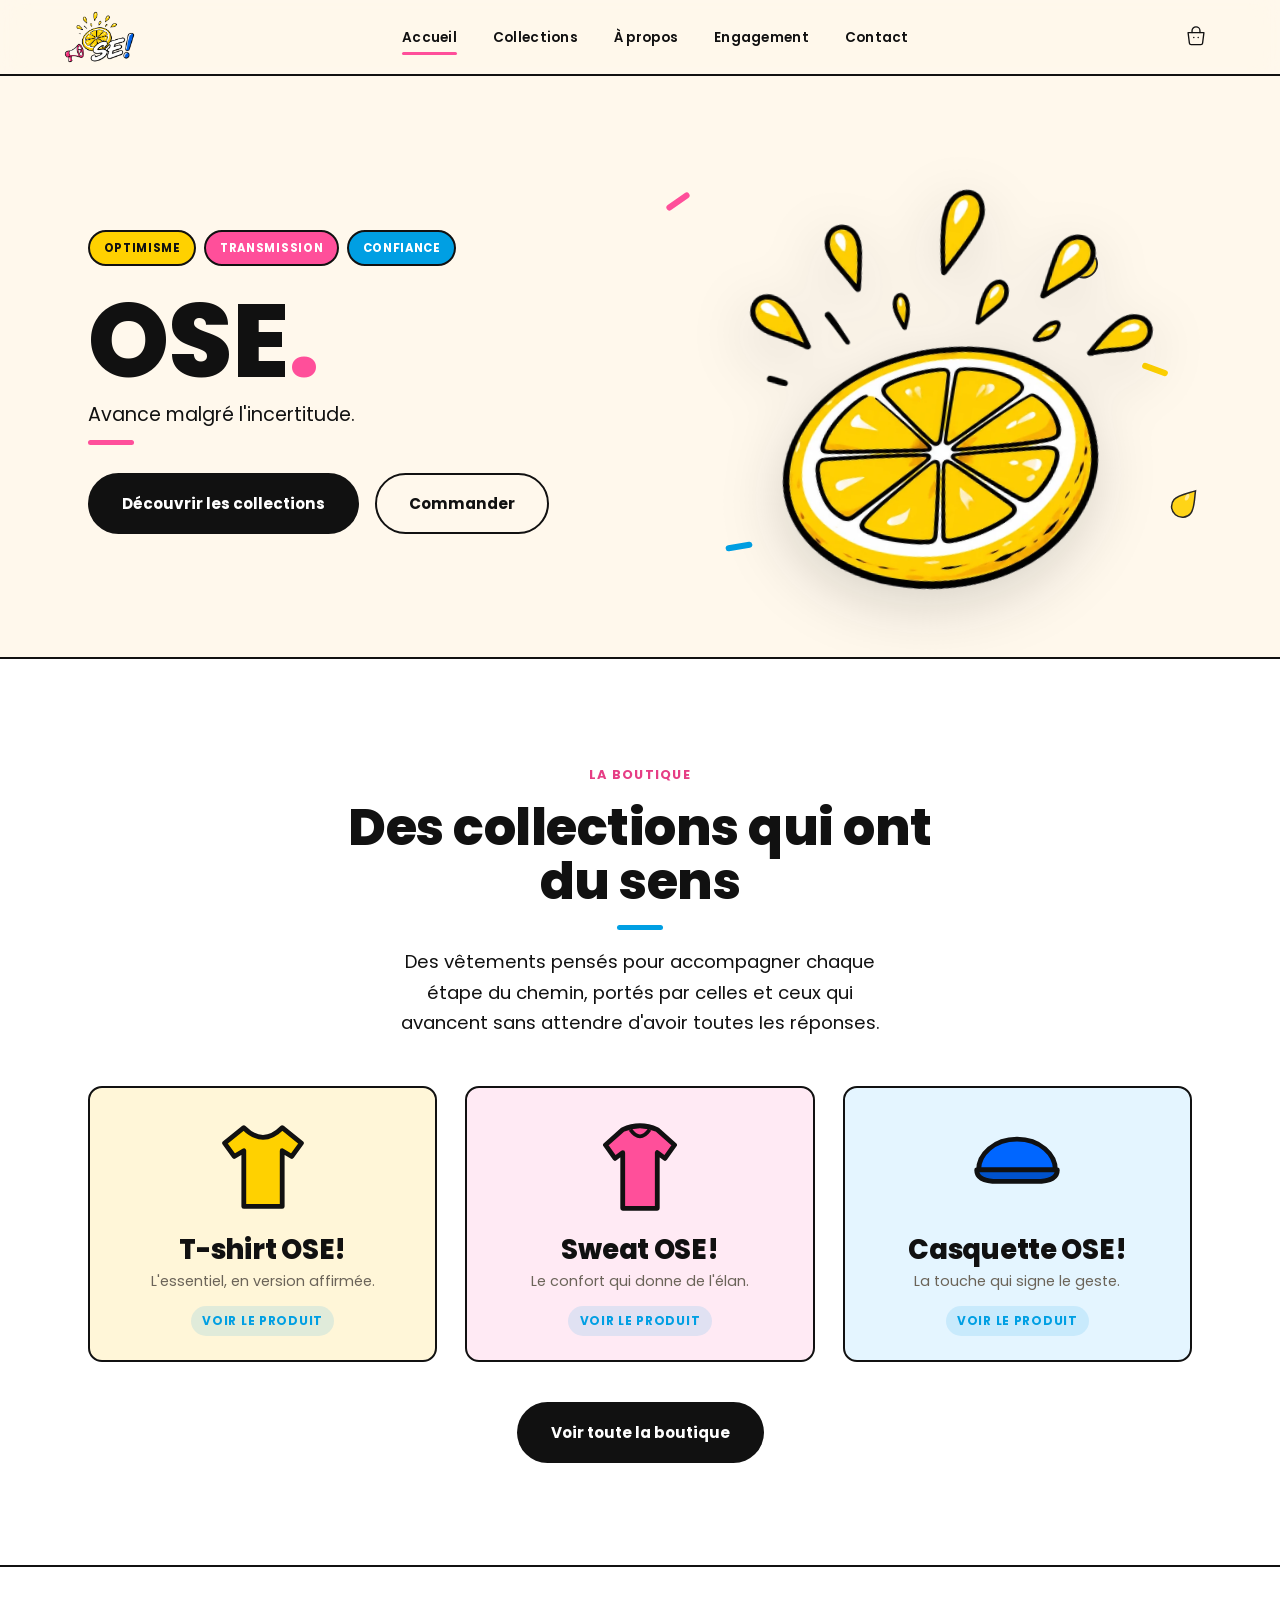
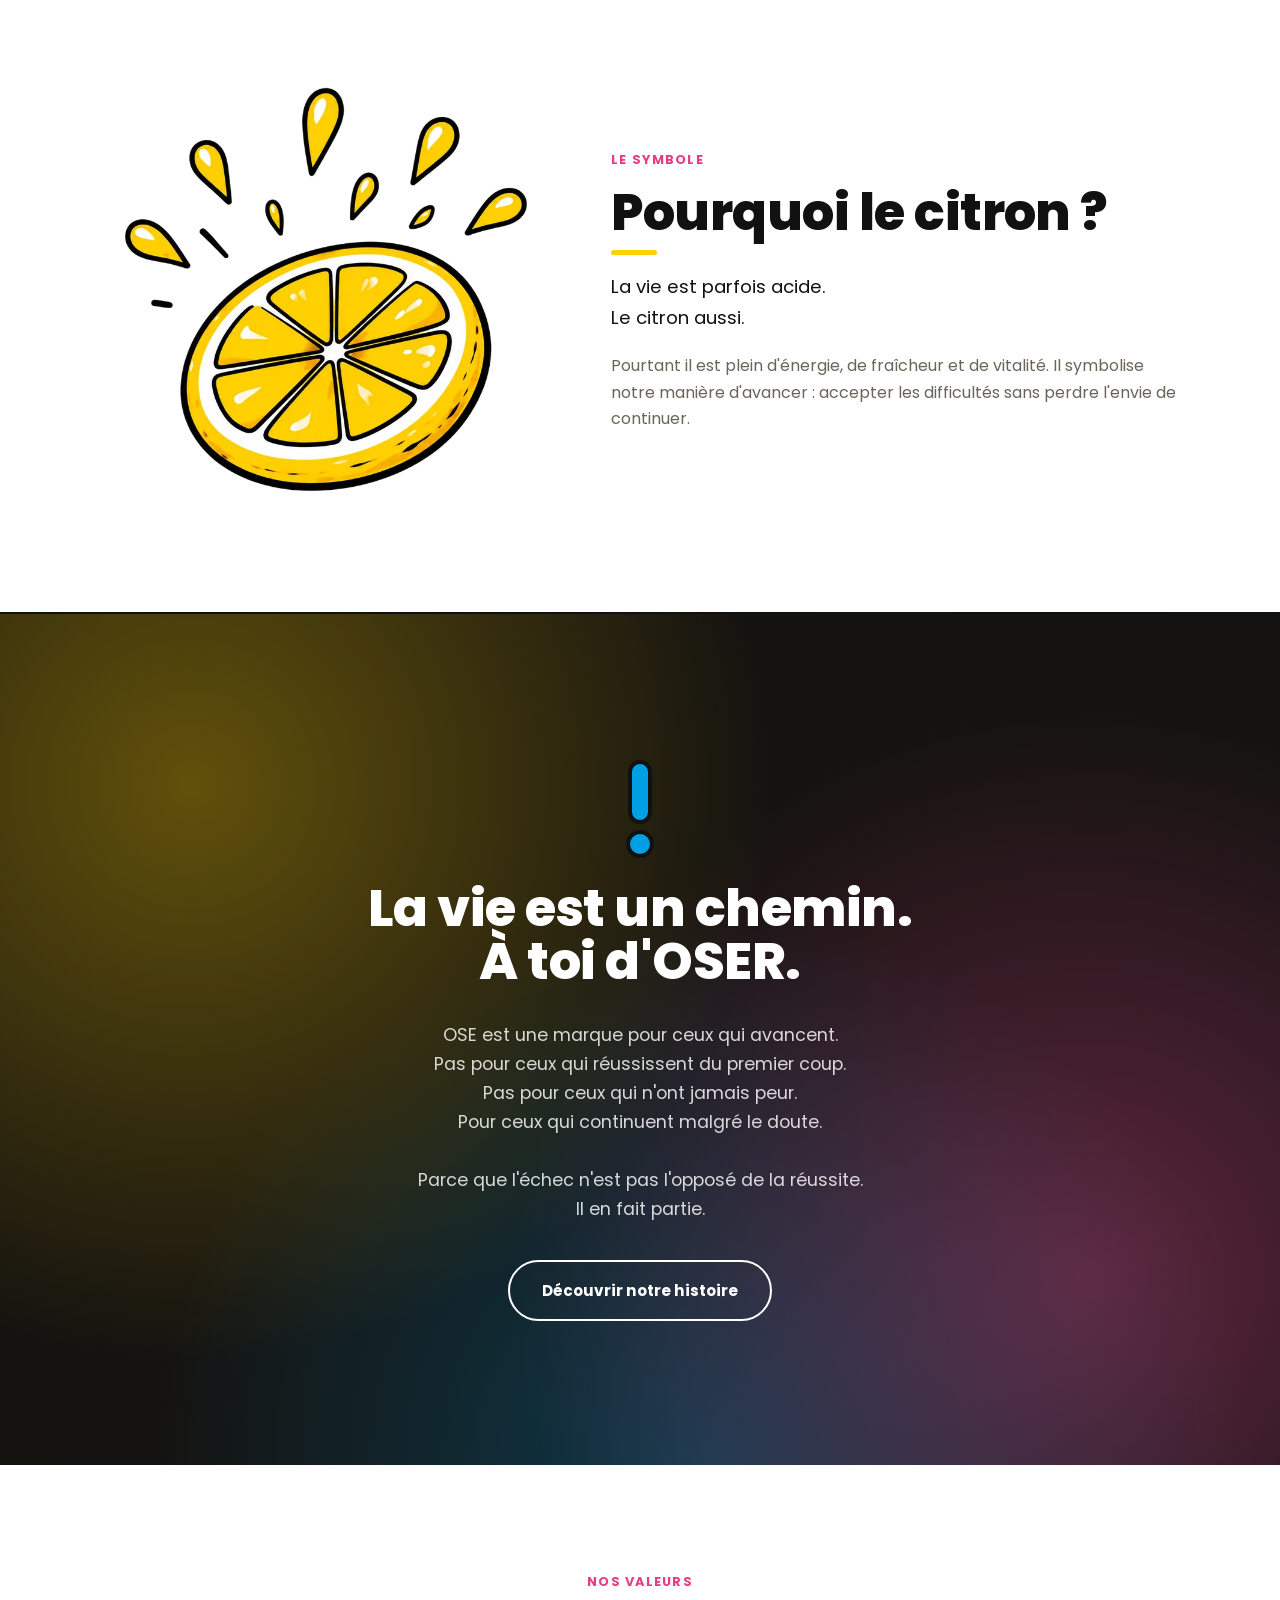
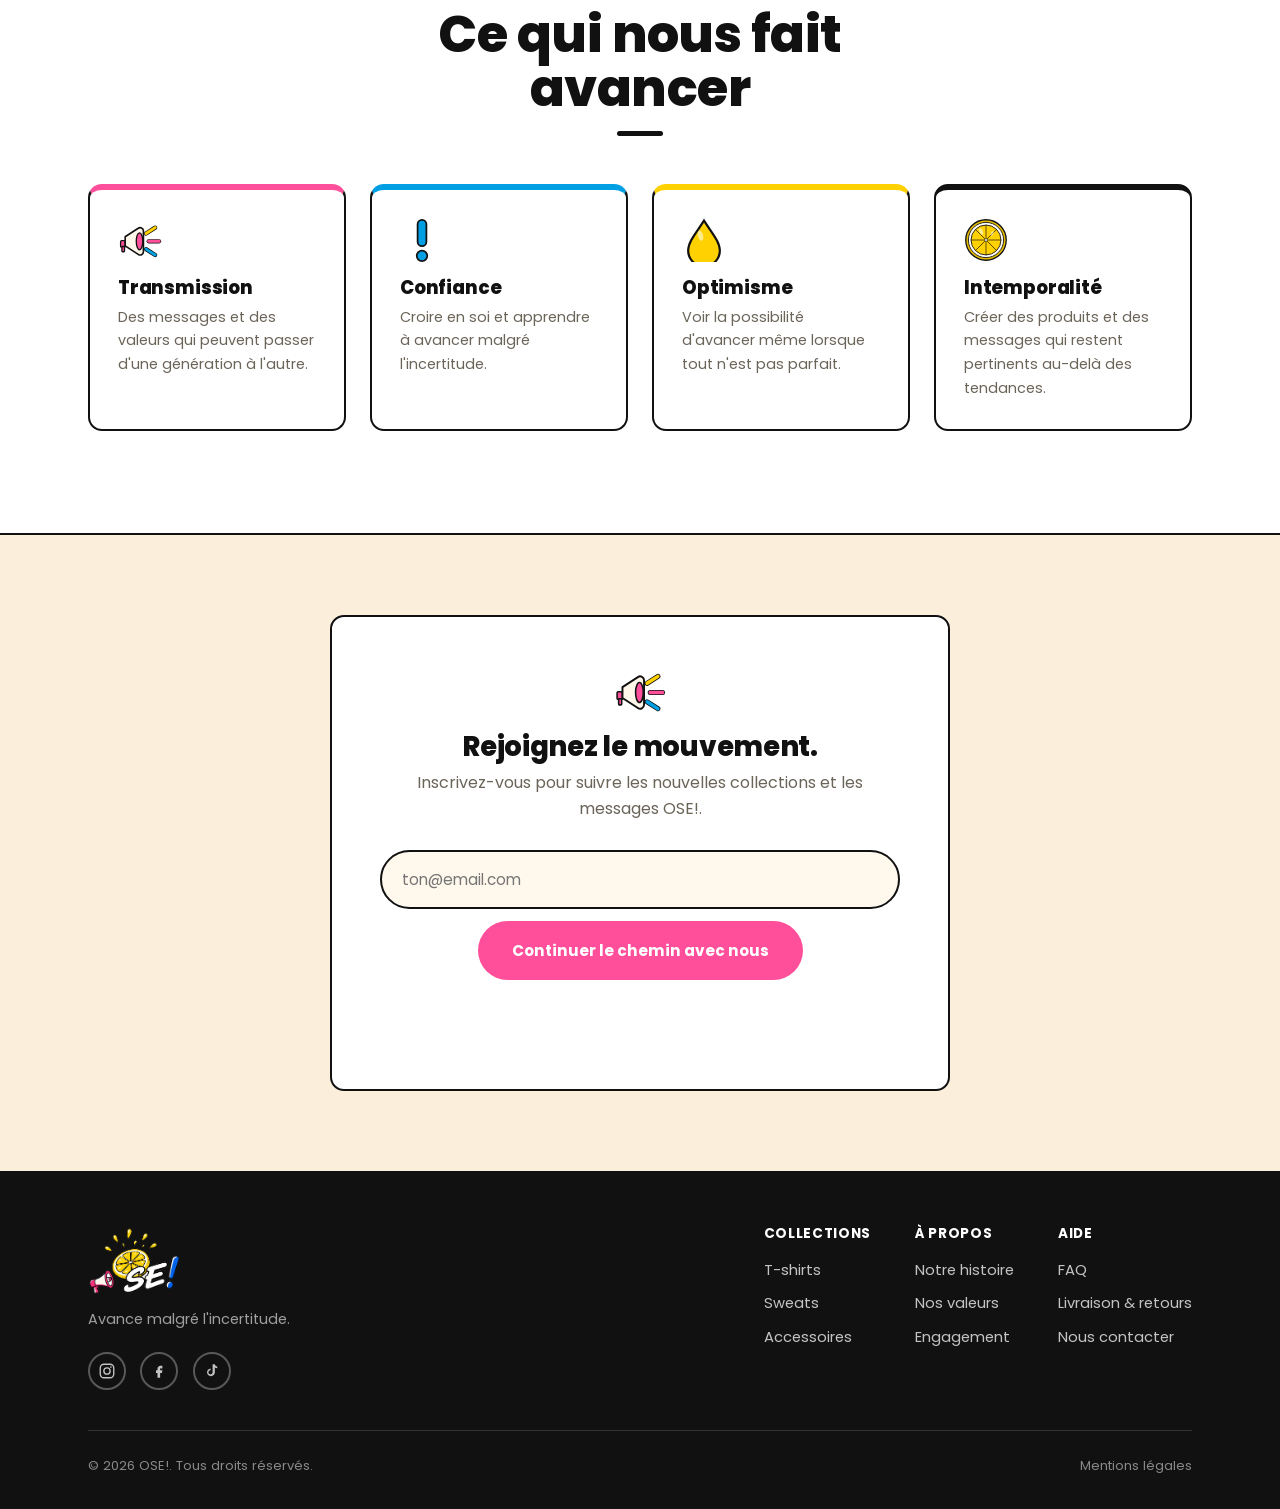
<file: index.html>
<!DOCTYPE html>
<html lang="fr">
<head>
<meta charset="UTF-8" />
<meta name="viewport" content="width=device-width, initial-scale=1.0" />
<title>OSE! — Avance malgré l'incertitude.</title>
<meta name="description" content="OSE! est une marque de vêtements et accessoires pour celles et ceux qui avancent malgré l'incertitude. T-shirts, sweats et casquettes OSE!." />
<meta property="og:type" content="website" />
<meta property="og:url" content="https://ose-clothing.fr/" />
<meta property="og:title" content="OSE! — Avance malgré l'incertitude." />
<meta property="og:description" content="Une marque de vêtements et accessoires pour celles et ceux qui avancent malgré l'incertitude." />
<meta property="og:image" content="https://ose-clothing.fr/assets/img/og-image.jpg" />
<meta name="twitter:card" content="summary_large_image" />
<link rel="canonical" href="https://ose-clothing.fr/" />
<link rel="icon" type="image/png" sizes="32x32" href="/favicon-32.png" />
<link rel="icon" type="image/png" sizes="512x512" href="/favicon-512.png" />
<link rel="apple-touch-icon" href="/apple-touch-icon.png" />
<link rel="stylesheet" href="/style.css" />
</head>
<body>

<header id="navbar">
  <a href="/" class="logo-lockup" aria-label="OSE! — accueil">
    <picture>
      <source srcset="/assets/img/logo.webp" type="image/webp" />
      <img src="/assets/img/logo.png" alt="OSE!" class="logo-img" width="900" height="661" />
    </picture>
  </a>
  <nav>
    <ul class="nav-links" id="navLinks">
      <li><a href="/" class="active">Accueil</a></li>
      <li><a href="/#collections">Collections</a></li>
      <li><a href="/a-propos/">À propos</a></li>
      <li><a href="/engagement/">Engagement</a></li>
      <li><a href="/contact/">Contact</a></li>
    </ul>
  </nav>
  <div class="nav-actions">
    <a href="/#achat" class="cart-btn" aria-label="Voir la boutique">
      <svg><use href="/assets/icons.svg#icon-cart"/></svg>
    </a>
    <button class="nav-toggle" id="navToggle" aria-label="Menu">
      <span></span><span></span><span></span>
    </button>
  </div>
</header>

<section class="hero">
  <div class="container">
    <div class="hero-content">
      <div class="badge-row">
        <span class="badge badge-yellow">Optimisme</span>
        <span class="badge badge-pink">Transmission</span>
        <span class="badge badge-blue">Confiance</span>
      </div>
      <h1>OSE<span class="dot">.</span></h1>
      <p class="lead">Avance malgré l'incertitude.</p>
      <span class="rule rule-pink"></span>
      <div class="hero-actions">
        <a href="#collections" class="btn btn-primary">Découvrir les collections</a>
        <a href="#achat" class="btn btn-outline">Commander</a>
      </div>
    </div>
    <div class="hero-visual" aria-hidden="true">
      <svg class="dash dash-1 dash-pink"><use href="/assets/icons.svg#icon-dash"/></svg>
      <svg class="dash dash-2 dash-yellow"><use href="/assets/icons.svg#icon-dash"/></svg>
      <svg class="dash dash-3 dash-blue"><use href="/assets/icons.svg#icon-dash"/></svg>
      <svg class="mini-drop mini-drop-1"><use href="/assets/icons.svg#icon-drop"/></svg>
      <svg class="mini-drop mini-drop-2"><use href="/assets/icons.svg#icon-drop"/></svg>
      <picture>
        <source srcset="/assets/img/citron.webp" type="image/webp" />
        <img src="/assets/img/citron.png" alt="" class="lemon-hero" width="699" height="700" loading="eager" />
      </picture>
    </div>
  </div>
</section>

<section class="collections" id="collections">
  <div class="container">
    <div class="section-head">
      <p class="eyebrow center">La boutique</p>
      <h2 class="center">Des collections qui ont du sens</h2>
      <span class="rule rule-blue center"></span>
      <p class="lead center" style="margin: 0 auto;">Des vêtements pensés pour accompagner chaque étape du chemin, portés par celles et ceux qui avancent sans attendre d'avoir toutes les réponses.</p>
    </div>

    <div class="product-grid">
      <a href="#achat" class="product-card tint-yellow">
        <svg class="product-icon"><use href="/assets/icons.svg#icon-tshirt"/></svg>
        <h3>T-shirt OSE!</h3>
        <p class="muted">L'essentiel, en version affirmée.</p>
        <span class="tag">Voir le produit</span>
      </a>
      <a href="#achat" class="product-card tint-pink">
        <svg class="product-icon"><use href="/assets/icons.svg#icon-hoodie"/></svg>
        <h3>Sweat OSE!</h3>
        <p class="muted">Le confort qui donne de l'élan.</p>
        <span class="tag">Voir le produit</span>
      </a>
      <a href="#achat" class="product-card tint-blue">
        <svg class="product-icon"><use href="/assets/icons.svg#icon-cap"/></svg>
        <h3>Casquette OSE!</h3>
        <p class="muted">La touche qui signe le geste.</p>
        <span class="tag">Voir le produit</span>
      </a>
    </div>

    <div class="collections-cta">
      <a href="#achat" class="btn btn-primary">Voir toute la boutique</a>
    </div>
  </div>
</section>

<section class="achat" id="achat">
  <div class="container">
    <div class="section-head">
      <p class="eyebrow center">Commander</p>
      <h2 class="center">La boutique OSE!</h2>
      <span class="rule rule-pink center"></span>
      <p class="lead center" style="margin: 0 auto;">Paiement sécurisé, livraison suivie — commandez directement depuis le site.</p>
    </div>

    <!-- ============================================================
         EMPLACEMENT SHOPIFY — À REMPLIR MANUELLEMENT (ne rien ajouter ici
         qui doive rester invisible pour le public : ce commentaire n'est
         lisible que dans le code, jamais sur le site).
         ============================================================
         Collez ici le code fourni par Shopify pour afficher vos produits
         et permettre l'achat (Admin Shopify → Paramètres → Applications
         et canaux de vente → Buy Button → « Générer un extrait de code »,
         puis copier-coller tout le bloc <div> + <script> obtenu) À L'INTÉRIEUR
         du <div id="shopify-buy-button"> ci-dessous.

         Tant que ce <div> reste vide, toute la section "Achat" est
         automatiquement masquée sur le site (voir style.css, règle
         ".achat:has(#shopify-buy-button:empty)") : aucun bloc de développement
         n'est donc visible par les visiteurs. Dès que le code Shopify est
         collé, la section réapparaît avec les vrais produits.
         Voir README.md pour le détail des étapes.
         ============================================================ -->
    <div id="shopify-buy-button" class="shopify-buy-button"></div>
    <!-- ============================================================
         FIN DE L'EMPLACEMENT SHOPIFY
         ============================================================ -->

  </div>
</section>

<section class="why-lemon">
  <div class="container why-lemon-grid">
    <picture class="why-lemon-visual" aria-hidden="true">
      <source srcset="/assets/img/citron.webp" type="image/webp" />
      <img src="/assets/img/citron.png" alt="" width="699" height="700" loading="lazy" />
    </picture>
    <div class="why-lemon-content">
      <p class="eyebrow">Le symbole</p>
      <h2>Pourquoi le citron&nbsp;?</h2>
      <span class="rule rule-yellow"></span>
      <p class="lead">La vie est parfois acide.<br>Le citron aussi.</p>
      <p>Pourtant il est plein d'énergie, de fraîcheur et de vitalité. Il symbolise notre manière d'avancer&nbsp;: accepter les difficultés sans perdre l'envie de continuer.</p>
    </div>
  </div>
</section>

<section class="manifesto">
  <div class="container">
    <svg width="40" height="100" style="margin: 0 auto 1.5rem;"><use href="/assets/icons.svg#icon-bang"/></svg>
    <h2>La vie est un chemin.<br>À toi d'OSER.</h2>
    <p class="manifesto-text">
      OSE est une marque pour ceux qui avancent.<br>
      Pas pour ceux qui réussissent du premier coup.<br>
      Pas pour ceux qui n'ont jamais peur.<br>
      Pour ceux qui continuent malgré le doute.<br><br>
      Parce que l'échec n'est pas l'opposé de la réussite.<br>
      Il en fait partie.
    </p>
    <a href="/a-propos/" class="btn btn-outline" style="border-color:#fff; color:#fff;">Découvrir notre histoire</a>
  </div>
</section>

<section class="values">
  <div class="container">
    <div class="section-head">
      <p class="eyebrow center">Nos valeurs</p>
      <h2 class="center">Ce qui nous fait avancer</h2>
      <span class="rule rule-black center"></span>
    </div>
    <div class="values-grid">
      <div class="value-card value-pink">
        <svg class="icon"><use href="/assets/icons.svg#icon-megaphone"/></svg>
        <h3>Transmission</h3>
        <p class="muted">Des messages et des valeurs qui peuvent passer d'une génération à l'autre.</p>
      </div>
      <div class="value-card value-blue">
        <svg class="icon"><use href="/assets/icons.svg#icon-bang"/></svg>
        <h3>Confiance</h3>
        <p class="muted">Croire en soi et apprendre à avancer malgré l'incertitude.</p>
      </div>
      <div class="value-card value-yellow">
        <svg class="icon"><use href="/assets/icons.svg#icon-drop"/></svg>
        <h3>Optimisme</h3>
        <p class="muted">Voir la possibilité d'avancer même lorsque tout n'est pas parfait.</p>
      </div>
      <div class="value-card value-black">
        <svg class="icon"><use href="/assets/icons.svg#icon-lemon"/></svg>
        <h3>Intemporalité</h3>
        <p class="muted">Créer des produits et des messages qui restent pertinents au-delà des tendances.</p>
      </div>
    </div>
  </div>
</section>

<section class="newsletter" id="newsletter">
  <div class="container">
    <div class="newsletter-box">
      <svg class="megaphone-icon"><use href="/assets/icons.svg#icon-megaphone"/></svg>
      <h3>Rejoignez le mouvement.</h3>
      <p>Inscrivez-vous pour suivre les nouvelles collections et les messages OSE!.</p>
      <form class="newsletter-form" id="waitlistForm" action="https://formspree.io/f/VOTRE_ID_FORMSPREE" method="POST">
        <input type="email" name="email" placeholder="ton@email.com" required aria-label="Adresse email" />
        <input type="text" name="_gotcha" class="form-hp" tabindex="-1" autocomplete="off" />
        <button type="submit" class="btn btn-pink">Continuer le chemin avec nous</button>
      </form>
      <p class="form-note" id="waitlistNote"></p>
    </div>
  </div>
</section>

<footer class="footer">
  <div class="container">
    <div class="footer-top">
      <div>
        <a href="/" class="logo-lockup">
          <picture>
            <source srcset="/assets/img/logo.webp" type="image/webp" />
            <img src="/assets/img/logo.png" alt="OSE!" class="logo-img logo-img-footer" width="900" height="661" />
          </picture>
        </a>
        <p class="footer-baseline">Avance malgré l'incertitude.</p>
        <div class="footer-social">
          <a href="https://instagram.com/" aria-label="Instagram" target="_blank" rel="noopener"><svg><use href="/assets/icons.svg#icon-instagram"/></svg></a>
          <a href="https://facebook.com/" aria-label="Facebook" target="_blank" rel="noopener"><svg><use href="/assets/icons.svg#icon-facebook"/></svg></a>
          <a href="https://tiktok.com/" aria-label="TikTok" target="_blank" rel="noopener"><svg><use href="/assets/icons.svg#icon-tiktok"/></svg></a>
        </div>
      </div>
      <div class="footer-cols">
        <div class="footer-col">
          <h4>Collections</h4>
          <ul>
            <li><a href="/#achat">T-shirts</a></li>
            <li><a href="/#achat">Sweats</a></li>
            <li><a href="/#achat">Accessoires</a></li>
          </ul>
        </div>
        <div class="footer-col">
          <h4>À propos</h4>
          <ul>
            <li><a href="/a-propos/#histoire">Notre histoire</a></li>
            <li><a href="/a-propos/#valeurs">Nos valeurs</a></li>
            <li><a href="/engagement/">Engagement</a></li>
          </ul>
        </div>
        <div class="footer-col">
          <h4>Aide</h4>
          <ul>
            <li><a href="/faq/">FAQ</a></li>
            <li><a href="/livraison-retours/">Livraison &amp; retours</a></li>
            <li><a href="/contact/">Nous contacter</a></li>
          </ul>
        </div>
      </div>
    </div>
    <div class="footer-bottom">
      <span>© <span id="year"></span> OSE!. Tous droits réservés.</span>
      <a href="/mentions-legales/">Mentions légales</a>
    </div>
  </div>
</footer>

<script src="/script.js"></script>
</body>
</html>
</file>
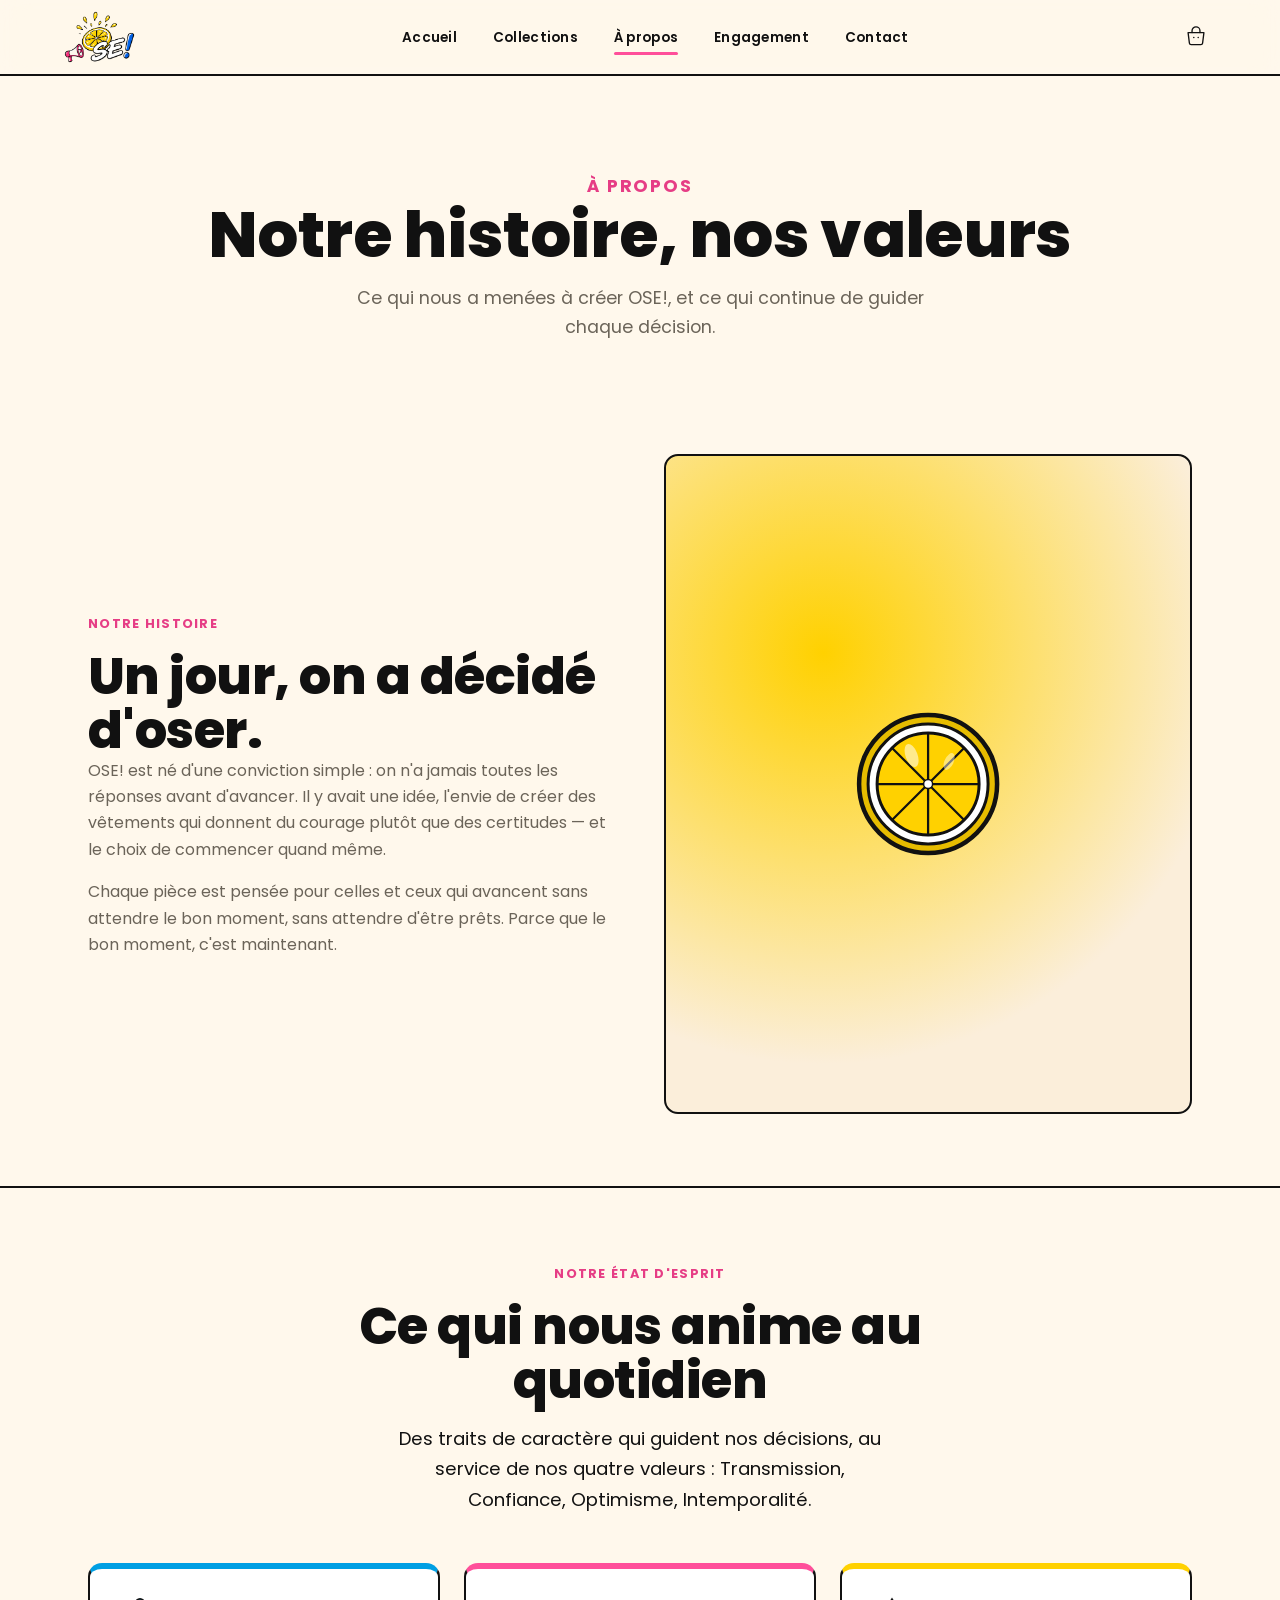
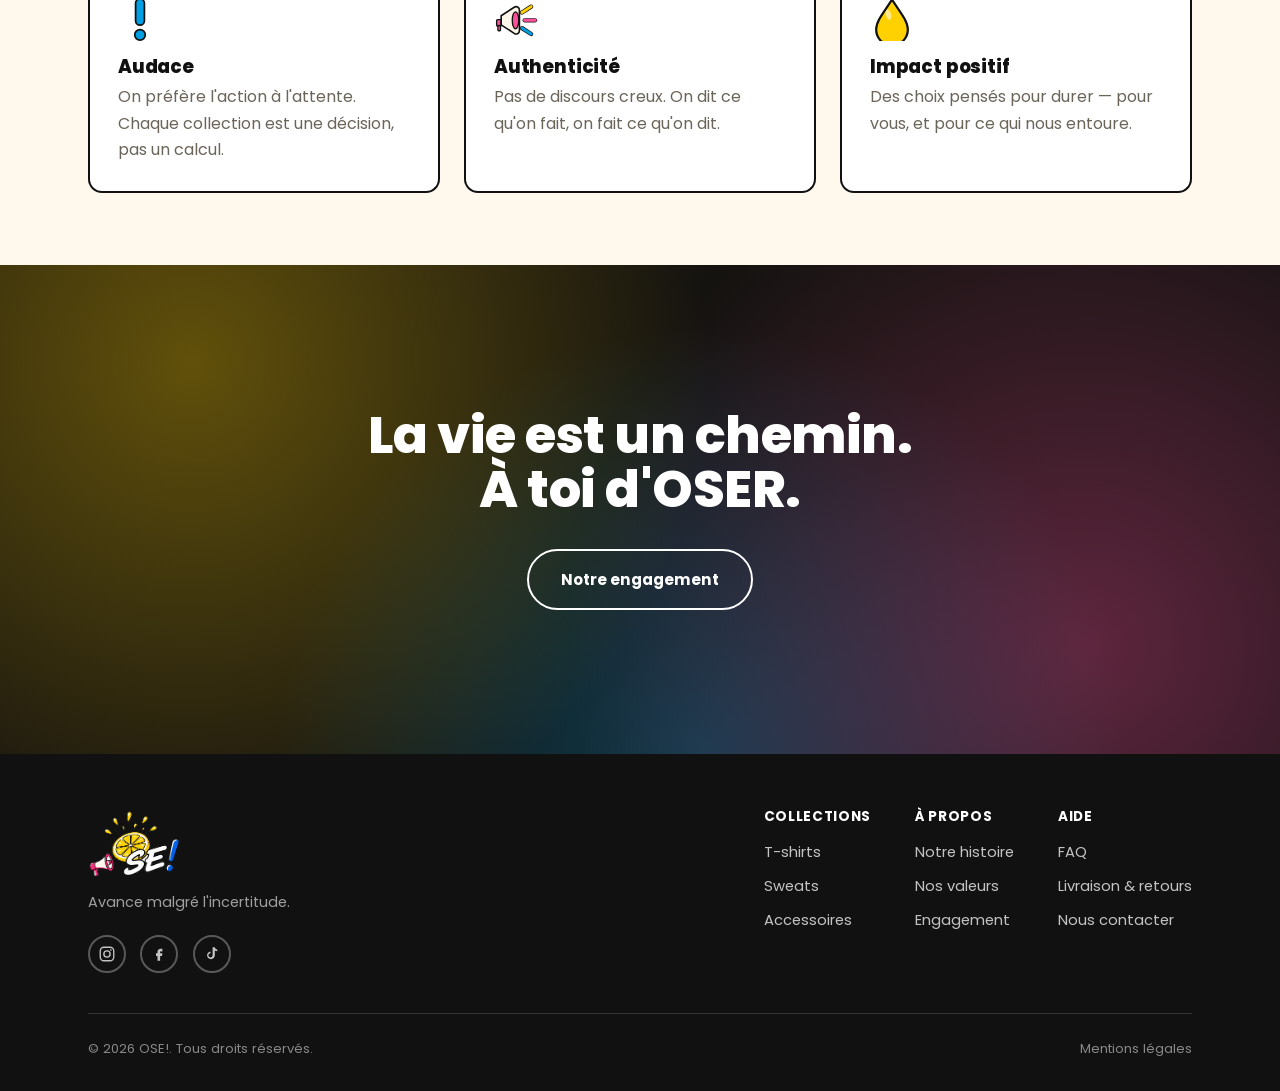
<file: a-propos/index.html>
<!DOCTYPE html>
<html lang="fr">
<head>
<meta charset="UTF-8" />
<meta name="viewport" content="width=device-width, initial-scale=1.0" />
<title>À propos — OSE!</title>
<meta name="description" content="Notre histoire et nos valeurs : pourquoi OSE! existe, et ce qui guide chacune de nos décisions." />
<meta property="og:type" content="website" />
<meta property="og:url" content="https://ose-clothing.fr/a-propos/" />
<meta property="og:title" content="À propos — OSE!" />
<meta property="og:description" content="Notre histoire et nos valeurs : pourquoi OSE! existe, et ce qui guide chacune de nos décisions." />
<meta property="og:image" content="https://ose-clothing.fr/assets/img/og-image.jpg" />
<meta name="twitter:card" content="summary_large_image" />
<link rel="canonical" href="https://ose-clothing.fr/a-propos/" />
<link rel="icon" type="image/png" sizes="32x32" href="/favicon-32.png" />
<link rel="apple-touch-icon" href="/apple-touch-icon.png" />
<link rel="stylesheet" href="/style.css" />
</head>
<body>

<header id="navbar">
  <a href="/" class="logo-lockup" aria-label="OSE! — accueil">
    <picture>
      <source srcset="/assets/img/logo.webp" type="image/webp" />
      <img src="/assets/img/logo.png" alt="OSE!" class="logo-img" width="900" height="661" />
    </picture>
  </a>
  <nav>
    <ul class="nav-links" id="navLinks">
      <li><a href="/">Accueil</a></li>
      <li><a href="/#collections">Collections</a></li>
      <li><a href="/a-propos/" class="active">À propos</a></li>
      <li><a href="/engagement/">Engagement</a></li>
      <li><a href="/contact/">Contact</a></li>
    </ul>
  </nav>
  <div class="nav-actions">
    <a href="/#achat" class="cart-btn" aria-label="Voir la boutique">
      <svg><use href="/assets/icons.svg#icon-cart"/></svg>
    </a>
    <button class="nav-toggle" id="navToggle" aria-label="Menu">
      <span></span><span></span><span></span>
    </button>
  </div>
</header>

<section class="page-hero">
  <div class="container">
    <p class="eyebrow center">À propos</p>
    <h1>Notre histoire, nos valeurs</h1>
    <p>Ce qui nous a menées à créer OSE!, et ce qui continue de guider chaque décision.</p>
  </div>
</section>

<section class="content-section" id="histoire">
  <div class="container content-grid">
    <div>
      <p class="eyebrow">Notre histoire</p>
      <h2>Un jour, on a décidé d'oser.</h2>
      <p>OSE! est né d'une conviction simple : on n'a jamais toutes les réponses avant d'avancer. Il y avait une idée, l'envie de créer des vêtements qui donnent du courage plutôt que des certitudes — et le choix de commencer quand même.</p>
      <p>Chaque pièce est pensée pour celles et ceux qui avancent sans attendre le bon moment, sans attendre d'être prêts. Parce que le bon moment, c'est maintenant.</p>
    </div>
    <div class="visual" aria-hidden="true">
      <svg><use href="/assets/icons.svg#icon-lemon"/></svg>
    </div>
  </div>
</section>

<section class="content-section" id="valeurs">
  <div class="container">
    <div class="section-head">
      <p class="eyebrow center">Notre état d'esprit</p>
      <h2 class="center">Ce qui nous anime au quotidien</h2>
      <p class="lead center" style="margin: 0 auto;">Des traits de caractère qui guident nos décisions, au service de nos quatre valeurs : Transmission, Confiance, Optimisme, Intemporalité.</p>
    </div>
    <div class="values-grid">
      <div class="value-card value-blue">
        <svg class="icon"><use href="/assets/icons.svg#icon-bang"/></svg>
        <h3>Audace</h3>
        <p>On préfère l'action à l'attente. Chaque collection est une décision, pas un calcul.</p>
      </div>
      <div class="value-card value-pink">
        <svg class="icon"><use href="/assets/icons.svg#icon-megaphone"/></svg>
        <h3>Authenticité</h3>
        <p>Pas de discours creux. On dit ce qu'on fait, on fait ce qu'on dit.</p>
      </div>
      <div class="value-card value-yellow">
        <svg class="icon"><use href="/assets/icons.svg#icon-drop"/></svg>
        <h3>Impact positif</h3>
        <p>Des choix pensés pour durer — pour vous, et pour ce qui nous entoure.</p>
      </div>
    </div>
  </div>
</section>

<section class="engagement-block">
  <div class="container">
    <h2>La vie est un chemin.<br>À toi d'OSER.</h2>
    <a href="/engagement/" class="btn btn-outline" style="border-color:#fff; color:#fff;">Notre engagement</a>
  </div>
</section>

<footer class="footer">
  <div class="container">
    <div class="footer-top">
      <div>
        <a href="/" class="logo-lockup">
          <picture>
            <source srcset="/assets/img/logo.webp" type="image/webp" />
            <img src="/assets/img/logo.png" alt="OSE!" class="logo-img logo-img-footer" width="900" height="661" />
          </picture>
        </a>
        <p class="footer-baseline">Avance malgré l'incertitude.</p>
        <div class="footer-social">
          <a href="https://instagram.com/" aria-label="Instagram" target="_blank" rel="noopener"><svg><use href="/assets/icons.svg#icon-instagram"/></svg></a>
          <a href="https://facebook.com/" aria-label="Facebook" target="_blank" rel="noopener"><svg><use href="/assets/icons.svg#icon-facebook"/></svg></a>
          <a href="https://tiktok.com/" aria-label="TikTok" target="_blank" rel="noopener"><svg><use href="/assets/icons.svg#icon-tiktok"/></svg></a>
        </div>
      </div>
      <div class="footer-cols">
        <div class="footer-col">
          <h4>Collections</h4>
          <ul>
            <li><a href="/#collections">T-shirts</a></li>
            <li><a href="/#collections">Sweats</a></li>
            <li><a href="/#collections">Accessoires</a></li>
          </ul>
        </div>
        <div class="footer-col">
          <h4>À propos</h4>
          <ul>
            <li><a href="/a-propos/#histoire">Notre histoire</a></li>
            <li><a href="/a-propos/#valeurs">Nos valeurs</a></li>
            <li><a href="/engagement/">Engagement</a></li>
          </ul>
        </div>
        <div class="footer-col">
          <h4>Aide</h4>
          <ul>
            <li><a href="/faq/">FAQ</a></li>
            <li><a href="/livraison-retours/">Livraison &amp; retours</a></li>
            <li><a href="/contact/">Nous contacter</a></li>
          </ul>
        </div>
      </div>
    </div>
    <div class="footer-bottom">
      <span>© <span id="year"></span> OSE!. Tous droits réservés.</span>
      <a href="/mentions-legales/">Mentions légales</a>
    </div>
  </div>
</footer>

<script src="/script.js"></script>
</body>
</html>
</file>
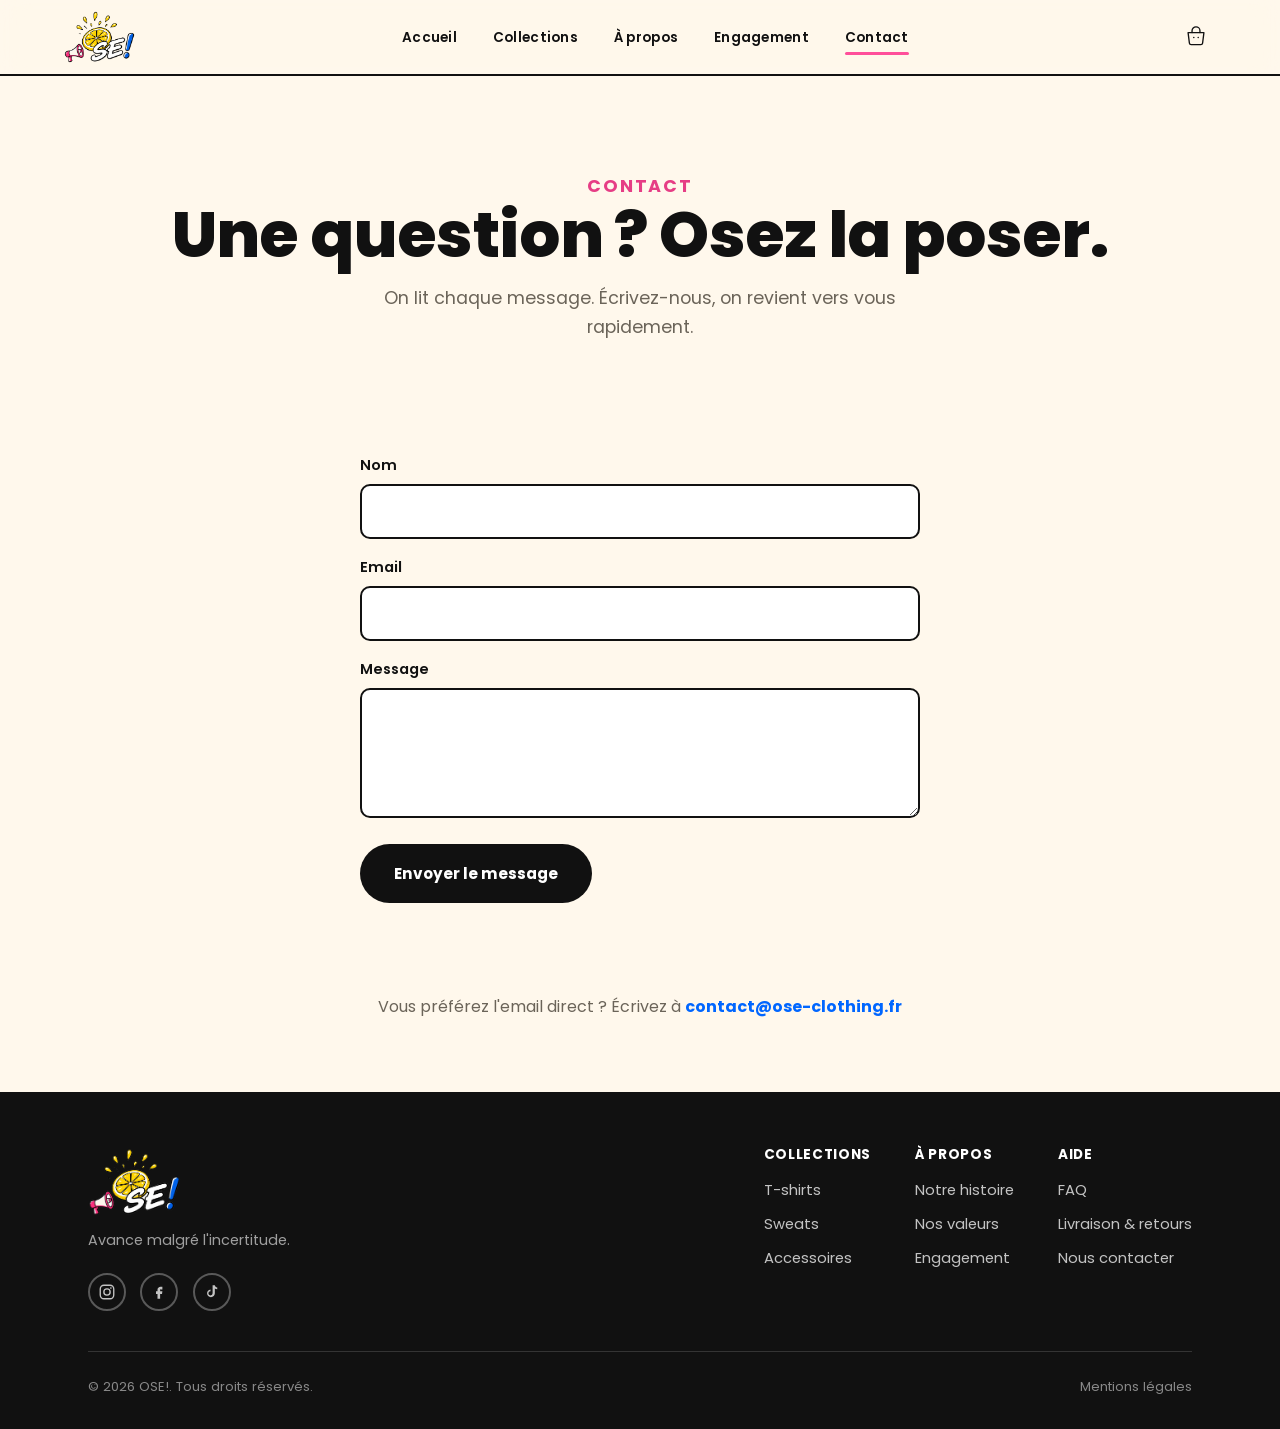
<file: contact/index.html>
<!DOCTYPE html>
<html lang="fr">
<head>
<meta charset="UTF-8" />
<meta name="viewport" content="width=device-width, initial-scale=1.0" />
<title>Contact — OSE!</title>
<meta name="description" content="Une question, une idée, envie d'échanger ? Écrivez-nous." />
<meta property="og:type" content="website" />
<meta property="og:url" content="https://ose-clothing.fr/contact/" />
<meta property="og:title" content="Contact — OSE!" />
<meta property="og:description" content="Une question, une idée, envie d'échanger ? Écrivez-nous." />
<meta property="og:image" content="https://ose-clothing.fr/assets/img/og-image.jpg" />
<meta name="twitter:card" content="summary_large_image" />
<link rel="canonical" href="https://ose-clothing.fr/contact/" />
<link rel="icon" type="image/png" sizes="32x32" href="/favicon-32.png" />
<link rel="apple-touch-icon" href="/apple-touch-icon.png" />
<link rel="stylesheet" href="/style.css" />
</head>
<body>

<header id="navbar">
  <a href="/" class="logo-lockup" aria-label="OSE! — accueil">
    <picture>
      <source srcset="/assets/img/logo.webp" type="image/webp" />
      <img src="/assets/img/logo.png" alt="OSE!" class="logo-img" width="900" height="661" />
    </picture>
  </a>
  <nav>
    <ul class="nav-links" id="navLinks">
      <li><a href="/">Accueil</a></li>
      <li><a href="/#collections">Collections</a></li>
      <li><a href="/a-propos/">À propos</a></li>
      <li><a href="/engagement/">Engagement</a></li>
      <li><a href="/contact/" class="active">Contact</a></li>
    </ul>
  </nav>
  <div class="nav-actions">
    <a href="/#achat" class="cart-btn" aria-label="Voir la boutique">
      <svg><use href="/assets/icons.svg#icon-cart"/></svg>
    </a>
    <button class="nav-toggle" id="navToggle" aria-label="Menu">
      <span></span><span></span><span></span>
    </button>
  </div>
</header>

<section class="page-hero">
  <div class="container">
    <p class="eyebrow center">Contact</p>
    <h1>Une question ? Osez la poser.</h1>
    <p>On lit chaque message. Écrivez-nous, on revient vers vous rapidement.</p>
  </div>
</section>

<section class="content-section">
  <div class="container">
    <form class="contact-form" id="contactForm" action="https://formspree.io/f/VOTRE_ID_FORMSPREE" method="POST">
      <div class="field">
        <label for="name">Nom</label>
        <input type="text" id="name" name="name" required />
      </div>
      <div class="field">
        <label for="email">Email</label>
        <input type="email" id="email" name="email" required />
      </div>
      <div class="field">
        <label for="message">Message</label>
        <textarea id="message" name="message" required></textarea>
      </div>
      <input type="text" name="_gotcha" class="form-hp" tabindex="-1" autocomplete="off" />
      <button type="submit" class="btn btn-primary">Envoyer le message</button>
      <p class="form-note" id="contactNote"></p>
    </form>
    <p class="contact-alt">Vous préférez l'email direct ? Écrivez à <a href="mailto:contact@ose-clothing.fr">contact@ose-clothing.fr</a></p>
  </div>
</section>

<footer class="footer">
  <div class="container">
    <div class="footer-top">
      <div>
        <a href="/" class="logo-lockup">
          <picture>
            <source srcset="/assets/img/logo.webp" type="image/webp" />
            <img src="/assets/img/logo.png" alt="OSE!" class="logo-img logo-img-footer" width="900" height="661" />
          </picture>
        </a>
        <p class="footer-baseline">Avance malgré l'incertitude.</p>
        <div class="footer-social">
          <a href="https://instagram.com/" aria-label="Instagram" target="_blank" rel="noopener"><svg><use href="/assets/icons.svg#icon-instagram"/></svg></a>
          <a href="https://facebook.com/" aria-label="Facebook" target="_blank" rel="noopener"><svg><use href="/assets/icons.svg#icon-facebook"/></svg></a>
          <a href="https://tiktok.com/" aria-label="TikTok" target="_blank" rel="noopener"><svg><use href="/assets/icons.svg#icon-tiktok"/></svg></a>
        </div>
      </div>
      <div class="footer-cols">
        <div class="footer-col">
          <h4>Collections</h4>
          <ul>
            <li><a href="/#collections">T-shirts</a></li>
            <li><a href="/#collections">Sweats</a></li>
            <li><a href="/#collections">Accessoires</a></li>
          </ul>
        </div>
        <div class="footer-col">
          <h4>À propos</h4>
          <ul>
            <li><a href="/a-propos/#histoire">Notre histoire</a></li>
            <li><a href="/a-propos/#valeurs">Nos valeurs</a></li>
            <li><a href="/engagement/">Engagement</a></li>
          </ul>
        </div>
        <div class="footer-col">
          <h4>Aide</h4>
          <ul>
            <li><a href="/faq/">FAQ</a></li>
            <li><a href="/livraison-retours/">Livraison &amp; retours</a></li>
            <li><a href="/contact/">Nous contacter</a></li>
          </ul>
        </div>
      </div>
    </div>
    <div class="footer-bottom">
      <span>© <span id="year"></span> OSE!. Tous droits réservés.</span>
      <a href="/mentions-legales/">Mentions légales</a>
    </div>
  </div>
</footer>

<script src="/script.js"></script>
</body>
</html>
</file>
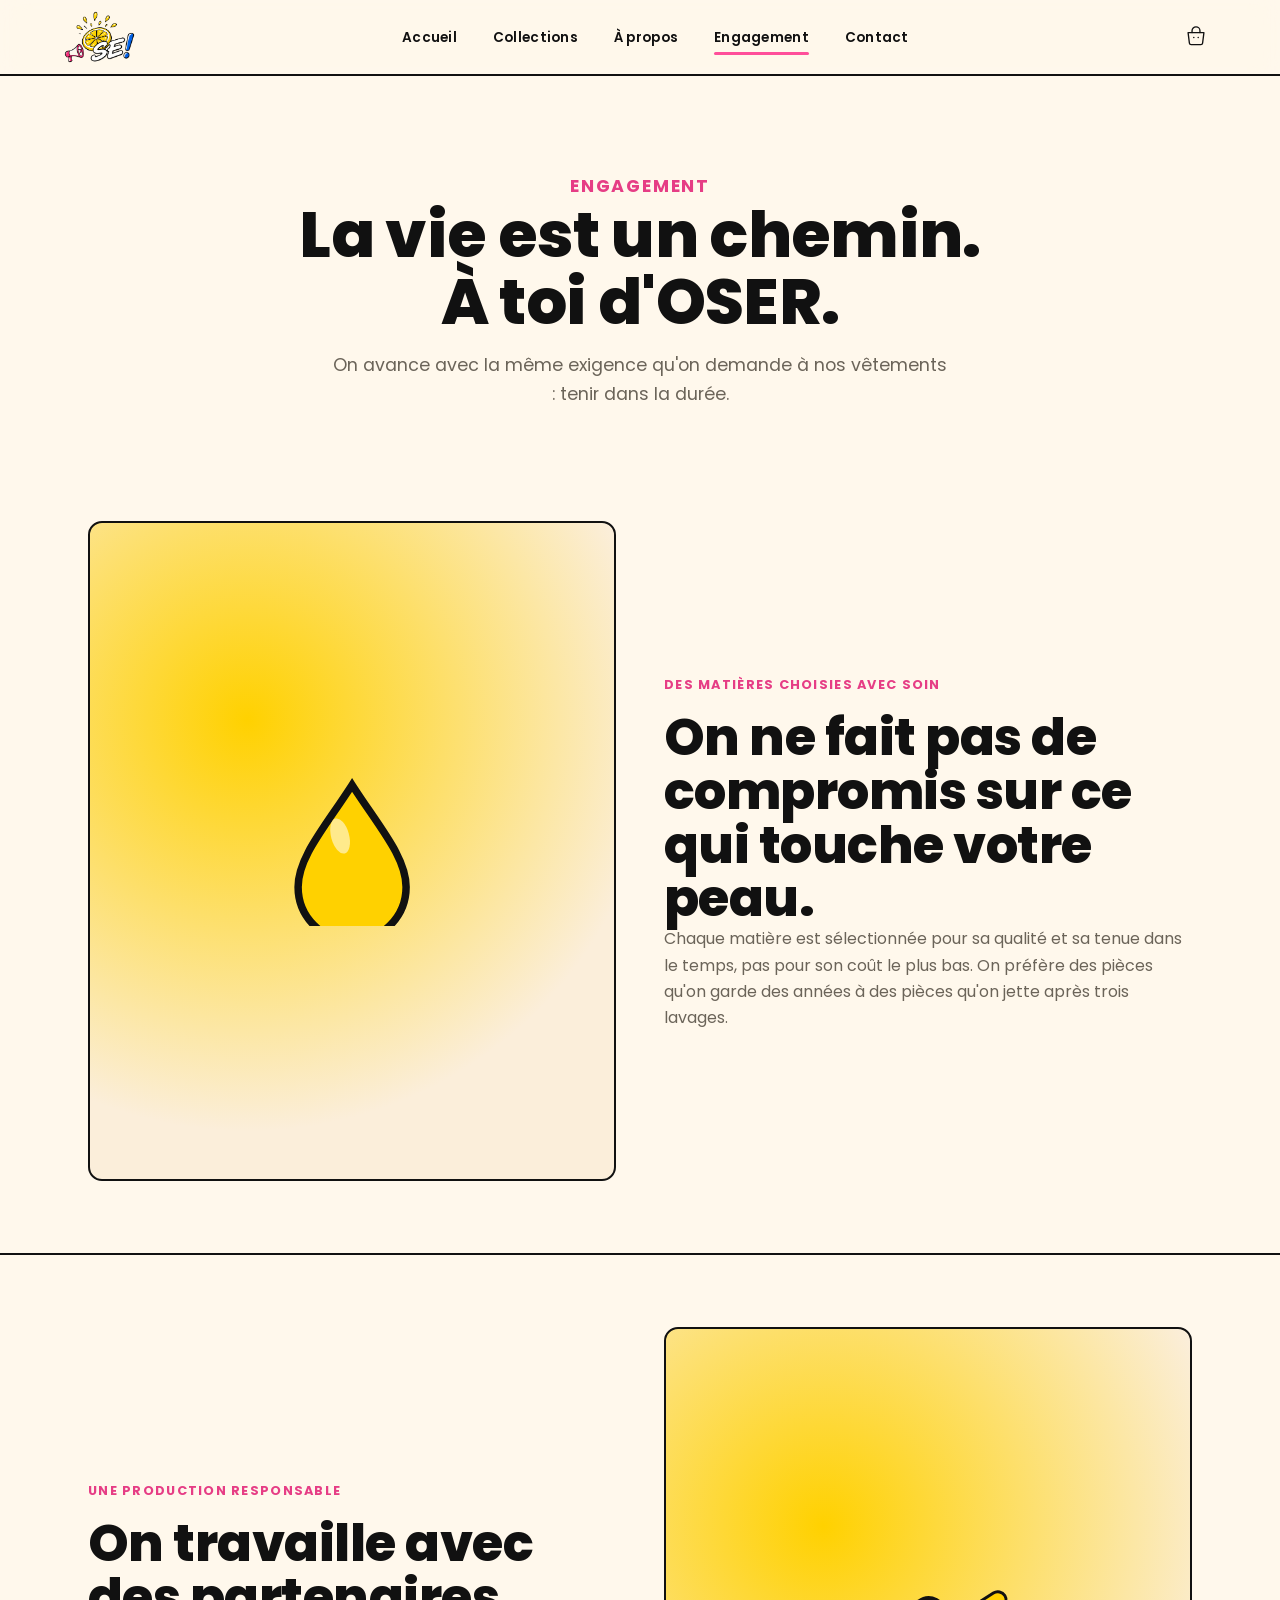
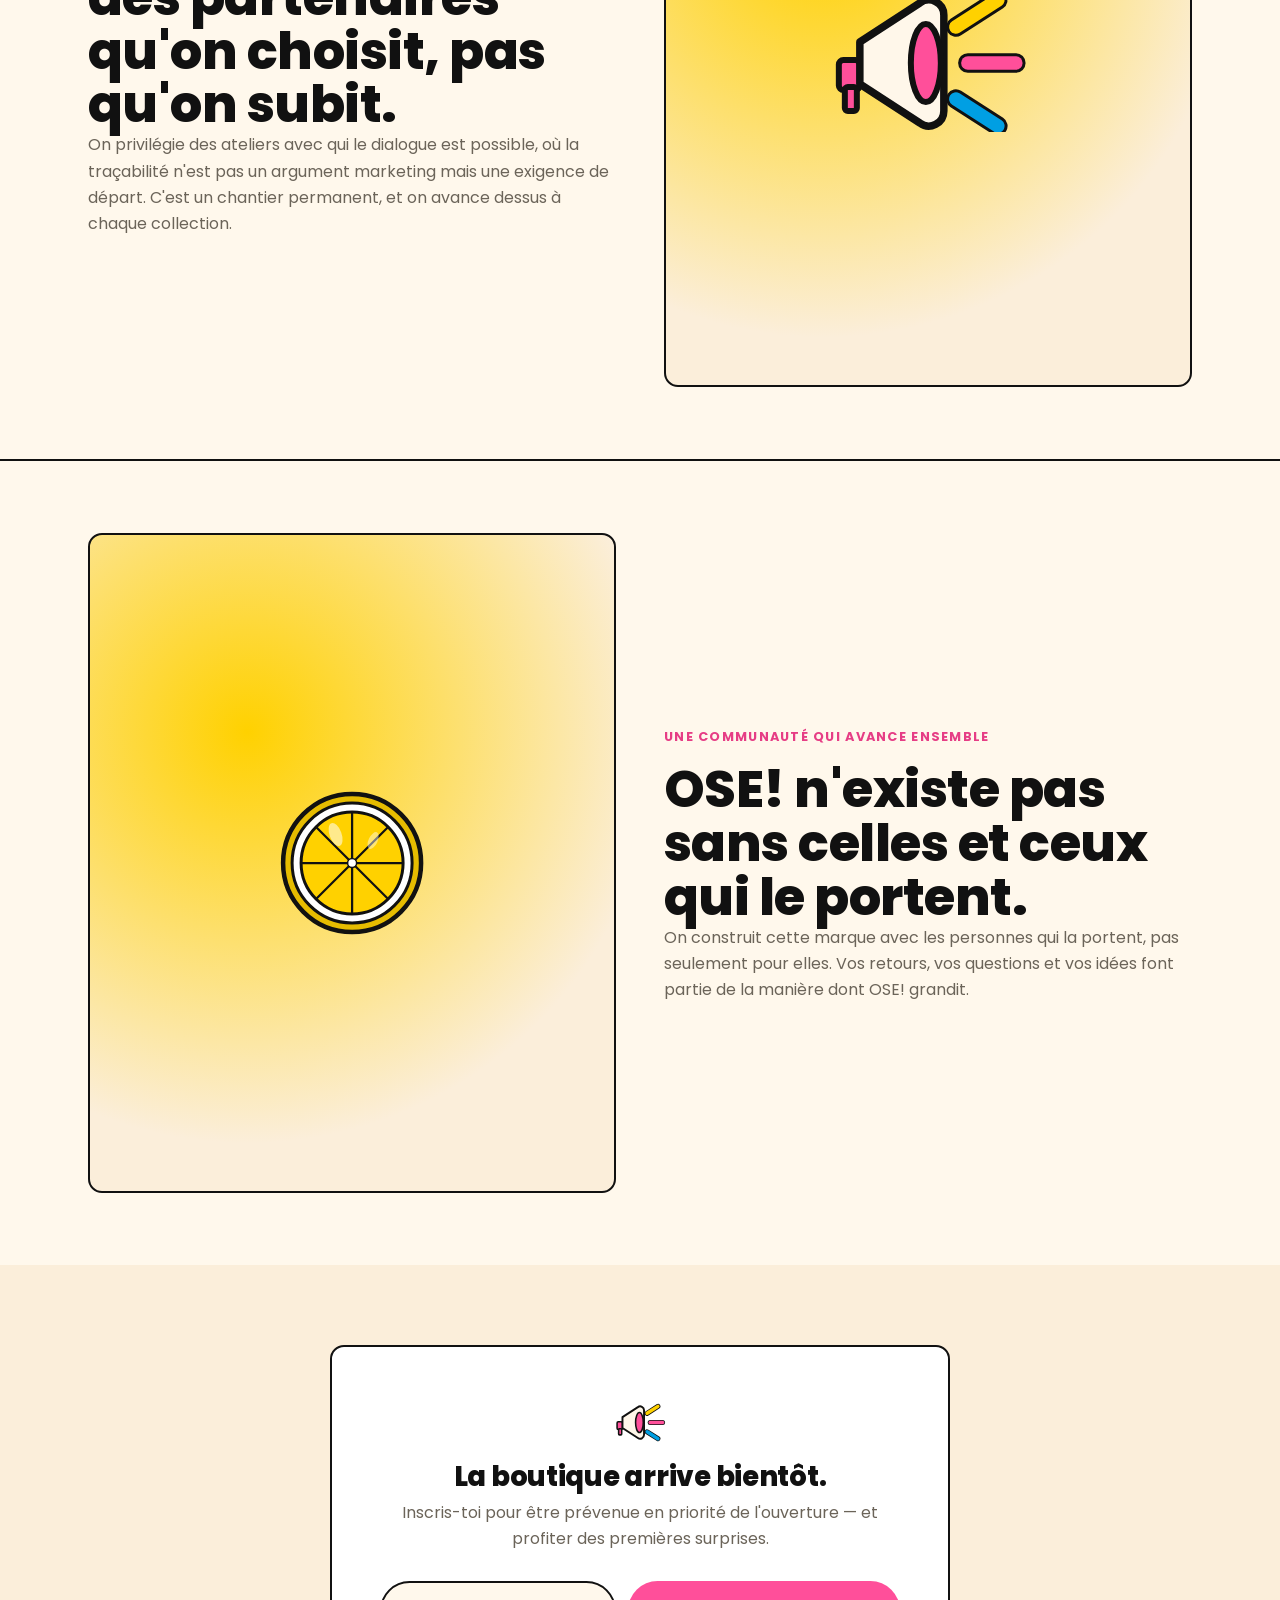
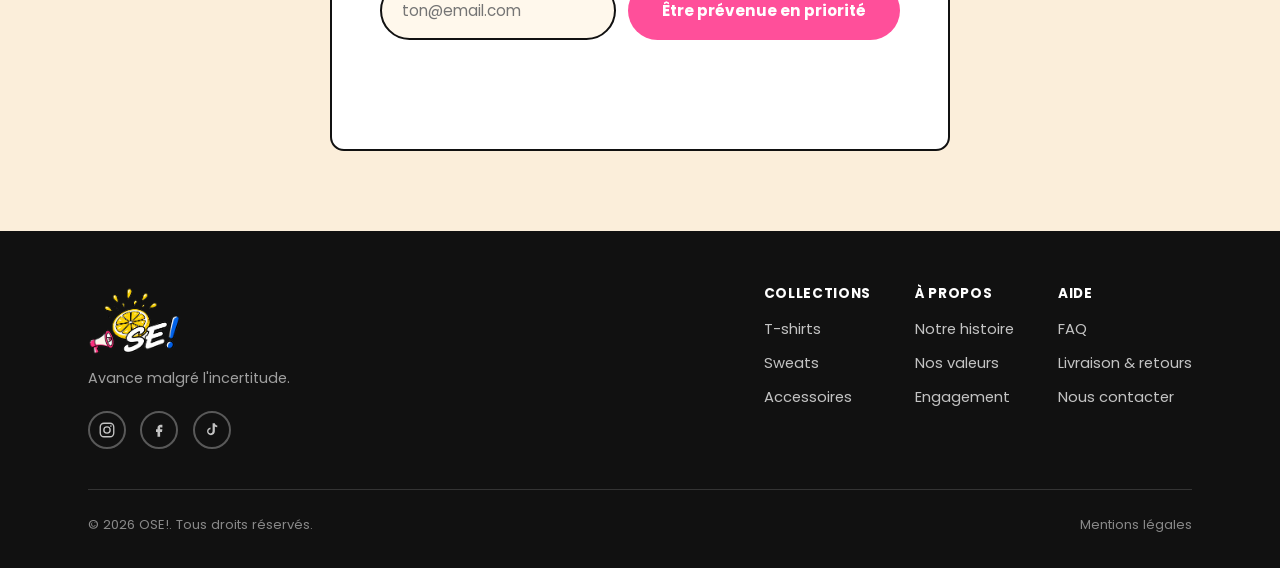
<file: engagement/index.html>
<!DOCTYPE html>
<html lang="fr">
<head>
<meta charset="UTF-8" />
<meta name="viewport" content="width=device-width, initial-scale=1.0" />
<title>Engagement — OSE!</title>
<meta name="description" content="Notre engagement chez OSE! : des matières choisies avec soin, une production responsable, une communauté qui avance ensemble." />
<meta property="og:type" content="website" />
<meta property="og:url" content="https://ose-clothing.fr/engagement/" />
<meta property="og:title" content="Engagement — OSE!" />
<meta property="og:description" content="Des matières choisies avec soin, une production responsable, une communauté qui avance ensemble." />
<meta property="og:image" content="https://ose-clothing.fr/assets/img/og-image.jpg" />
<meta name="twitter:card" content="summary_large_image" />
<link rel="canonical" href="https://ose-clothing.fr/engagement/" />
<link rel="icon" type="image/png" sizes="32x32" href="/favicon-32.png" />
<link rel="apple-touch-icon" href="/apple-touch-icon.png" />
<link rel="stylesheet" href="/style.css" />
</head>
<body>

<header id="navbar">
  <a href="/" class="logo-lockup" aria-label="OSE! — accueil">
    <picture>
      <source srcset="/assets/img/logo.webp" type="image/webp" />
      <img src="/assets/img/logo.png" alt="OSE!" class="logo-img" width="900" height="661" />
    </picture>
  </a>
  <nav>
    <ul class="nav-links" id="navLinks">
      <li><a href="/">Accueil</a></li>
      <li><a href="/#collections">Collections</a></li>
      <li><a href="/a-propos/">À propos</a></li>
      <li><a href="/engagement/" class="active">Engagement</a></li>
      <li><a href="/contact/">Contact</a></li>
    </ul>
  </nav>
  <div class="nav-actions">
    <a href="/#achat" class="cart-btn" aria-label="Voir la boutique">
      <svg><use href="/assets/icons.svg#icon-cart"/></svg>
    </a>
    <button class="nav-toggle" id="navToggle" aria-label="Menu">
      <span></span><span></span><span></span>
    </button>
  </div>
</header>

<section class="page-hero">
  <div class="container">
    <p class="eyebrow center">Engagement</p>
    <h1>La vie est un chemin.<br>À toi d'OSER.</h1>
    <p>On avance avec la même exigence qu'on demande à nos vêtements : tenir dans la durée.</p>
  </div>
</section>

<section class="content-section">
  <div class="container content-grid">
    <div class="visual" aria-hidden="true">
      <svg><use href="/assets/icons.svg#icon-drop"/></svg>
    </div>
    <div>
      <p class="eyebrow">Des matières choisies avec soin</p>
      <h2>On ne fait pas de compromis sur ce qui touche votre peau.</h2>
      <p>Chaque matière est sélectionnée pour sa qualité et sa tenue dans le temps, pas pour son coût le plus bas. On préfère des pièces qu'on garde des années à des pièces qu'on jette après trois lavages.</p>
    </div>
  </div>
</section>

<section class="content-section">
  <div class="container content-grid">
    <div>
      <p class="eyebrow">Une production responsable</p>
      <h2>On travaille avec des partenaires qu'on choisit, pas qu'on subit.</h2>
      <p>On privilégie des ateliers avec qui le dialogue est possible, où la traçabilité n'est pas un argument marketing mais une exigence de départ. C'est un chantier permanent, et on avance dessus à chaque collection.</p>
    </div>
    <div class="visual" aria-hidden="true">
      <svg><use href="/assets/icons.svg#icon-megaphone"/></svg>
    </div>
  </div>
</section>

<section class="content-section">
  <div class="container content-grid">
    <div class="visual" aria-hidden="true">
      <svg><use href="/assets/icons.svg#icon-lemon"/></svg>
    </div>
    <div>
      <p class="eyebrow">Une communauté qui avance ensemble</p>
      <h2>OSE! n'existe pas sans celles et ceux qui le portent.</h2>
      <p>On construit cette marque avec les personnes qui la portent, pas seulement pour elles. Vos retours, vos questions et vos idées font partie de la manière dont OSE! grandit.</p>
    </div>
  </div>
</section>

<section class="waitlist">
  <div class="container">
    <div class="waitlist-box">
      <svg class="megaphone-icon"><use href="/assets/icons.svg#icon-megaphone"/></svg>
      <h3>La boutique arrive bientôt.</h3>
      <p>Inscris-toi pour être prévenue en priorité de l'ouverture — et profiter des premières surprises.</p>
      <form class="waitlist-form" id="waitlistForm" action="https://formspree.io/f/VOTRE_ID_FORMSPREE" method="POST">
        <input type="email" name="email" placeholder="ton@email.com" required aria-label="Adresse email" />
        <input type="text" name="_gotcha" class="form-hp" tabindex="-1" autocomplete="off" />
        <button type="submit" class="btn btn-pink">Être prévenue en priorité</button>
      </form>
      <p class="form-note" id="waitlistNote"></p>
    </div>
  </div>
</section>

<footer class="footer">
  <div class="container">
    <div class="footer-top">
      <div>
        <a href="/" class="logo-lockup">
          <picture>
            <source srcset="/assets/img/logo.webp" type="image/webp" />
            <img src="/assets/img/logo.png" alt="OSE!" class="logo-img logo-img-footer" width="900" height="661" />
          </picture>
        </a>
        <p class="footer-baseline">Avance malgré l'incertitude.</p>
        <div class="footer-social">
          <a href="https://instagram.com/" aria-label="Instagram" target="_blank" rel="noopener"><svg><use href="/assets/icons.svg#icon-instagram"/></svg></a>
          <a href="https://facebook.com/" aria-label="Facebook" target="_blank" rel="noopener"><svg><use href="/assets/icons.svg#icon-facebook"/></svg></a>
          <a href="https://tiktok.com/" aria-label="TikTok" target="_blank" rel="noopener"><svg><use href="/assets/icons.svg#icon-tiktok"/></svg></a>
        </div>
      </div>
      <div class="footer-cols">
        <div class="footer-col">
          <h4>Collections</h4>
          <ul>
            <li><a href="/#collections">T-shirts</a></li>
            <li><a href="/#collections">Sweats</a></li>
            <li><a href="/#collections">Accessoires</a></li>
          </ul>
        </div>
        <div class="footer-col">
          <h4>À propos</h4>
          <ul>
            <li><a href="/a-propos/#histoire">Notre histoire</a></li>
            <li><a href="/a-propos/#valeurs">Nos valeurs</a></li>
            <li><a href="/engagement/">Engagement</a></li>
          </ul>
        </div>
        <div class="footer-col">
          <h4>Aide</h4>
          <ul>
            <li><a href="/faq/">FAQ</a></li>
            <li><a href="/livraison-retours/">Livraison &amp; retours</a></li>
            <li><a href="/contact/">Nous contacter</a></li>
          </ul>
        </div>
      </div>
    </div>
    <div class="footer-bottom">
      <span>© <span id="year"></span> OSE!. Tous droits réservés.</span>
      <a href="/mentions-legales/">Mentions légales</a>
    </div>
  </div>
</footer>

<script src="/script.js"></script>
</body>
</html>
</file>
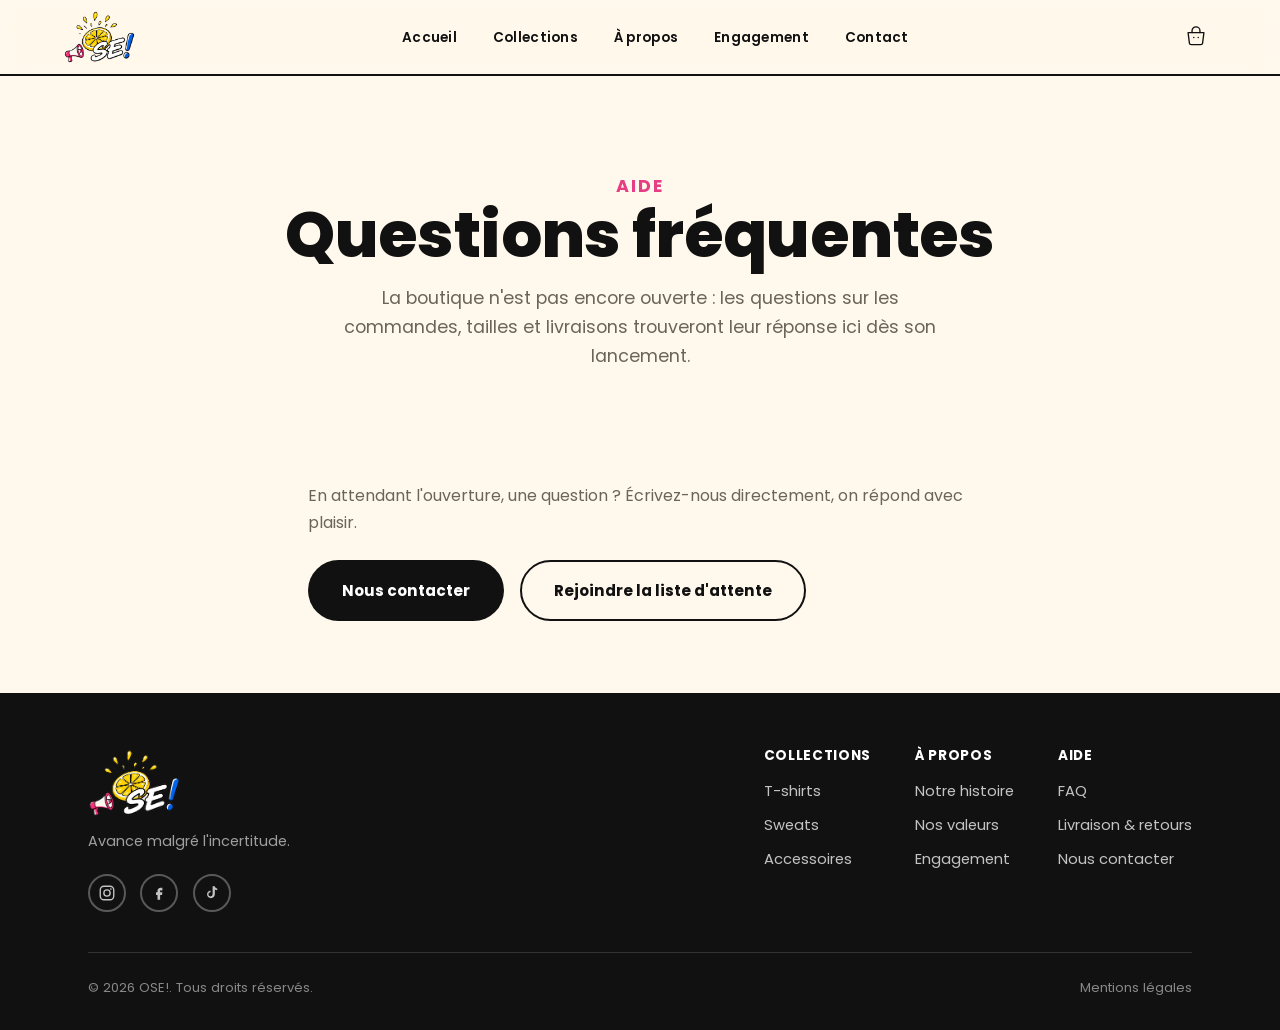
<file: faq/index.html>
<!DOCTYPE html>
<html lang="fr">
<head>
<meta charset="UTF-8" />
<meta name="viewport" content="width=device-width, initial-scale=1.0" />
<title>FAQ — OSE!</title>
<meta name="description" content="Questions fréquentes sur OSE! et l'ouverture de la boutique." />
<meta property="og:type" content="website" />
<meta property="og:url" content="https://ose-clothing.fr/faq/" />
<meta property="og:title" content="FAQ — OSE!" />
<meta property="og:description" content="Questions fréquentes sur OSE! et l'ouverture de la boutique." />
<meta property="og:image" content="https://ose-clothing.fr/assets/img/og-image.jpg" />
<meta name="twitter:card" content="summary_large_image" />
<link rel="canonical" href="https://ose-clothing.fr/faq/" />
<link rel="icon" type="image/png" sizes="32x32" href="/favicon-32.png" />
<link rel="apple-touch-icon" href="/apple-touch-icon.png" />
<link rel="stylesheet" href="/style.css" />
</head>
<body>

<header id="navbar">
  <a href="/" class="logo-lockup" aria-label="OSE! — accueil">
    <picture>
      <source srcset="/assets/img/logo.webp" type="image/webp" />
      <img src="/assets/img/logo.png" alt="OSE!" class="logo-img" width="900" height="661" />
    </picture>
  </a>
  <nav>
    <ul class="nav-links" id="navLinks">
      <li><a href="/">Accueil</a></li>
      <li><a href="/#collections">Collections</a></li>
      <li><a href="/a-propos/">À propos</a></li>
      <li><a href="/engagement/">Engagement</a></li>
      <li><a href="/contact/">Contact</a></li>
    </ul>
  </nav>
  <div class="nav-actions">
    <a href="/#achat" class="cart-btn" aria-label="Voir la boutique">
      <svg><use href="/assets/icons.svg#icon-cart"/></svg>
    </a>
    <button class="nav-toggle" id="navToggle" aria-label="Menu">
      <span></span><span></span><span></span>
    </button>
  </div>
</header>

<section class="page-hero">
  <div class="container">
    <p class="eyebrow center">Aide</p>
    <h1>Questions fréquentes</h1>
    <p>La boutique n'est pas encore ouverte : les questions sur les commandes, tailles et livraisons trouveront leur réponse ici dès son lancement.</p>
  </div>
</section>

<section class="content-section">
  <div class="container" style="max-width: 760px;">
    <p style="margin-bottom: 1rem;">En attendant l'ouverture, une question ? Écrivez-nous directement, on répond avec plaisir.</p>
    <p style="margin-top: 1.5rem; display: flex; gap: 1rem; flex-wrap: wrap;">
      <a href="/contact/" class="btn btn-primary">Nous contacter</a>
      <a href="/#liste-attente" class="btn btn-outline">Rejoindre la liste d'attente</a>
    </p>
  </div>
</section>

<footer class="footer">
  <div class="container">
    <div class="footer-top">
      <div>
        <a href="/" class="logo-lockup">
          <picture>
            <source srcset="/assets/img/logo.webp" type="image/webp" />
            <img src="/assets/img/logo.png" alt="OSE!" class="logo-img logo-img-footer" width="900" height="661" />
          </picture>
        </a>
        <p class="footer-baseline">Avance malgré l'incertitude.</p>
        <div class="footer-social">
          <a href="https://instagram.com/" aria-label="Instagram" target="_blank" rel="noopener"><svg><use href="/assets/icons.svg#icon-instagram"/></svg></a>
          <a href="https://facebook.com/" aria-label="Facebook" target="_blank" rel="noopener"><svg><use href="/assets/icons.svg#icon-facebook"/></svg></a>
          <a href="https://tiktok.com/" aria-label="TikTok" target="_blank" rel="noopener"><svg><use href="/assets/icons.svg#icon-tiktok"/></svg></a>
        </div>
      </div>
      <div class="footer-cols">
        <div class="footer-col">
          <h4>Collections</h4>
          <ul>
            <li><a href="/#collections">T-shirts</a></li>
            <li><a href="/#collections">Sweats</a></li>
            <li><a href="/#collections">Accessoires</a></li>
          </ul>
        </div>
        <div class="footer-col">
          <h4>À propos</h4>
          <ul>
            <li><a href="/a-propos/#histoire">Notre histoire</a></li>
            <li><a href="/a-propos/#valeurs">Nos valeurs</a></li>
            <li><a href="/engagement/">Engagement</a></li>
          </ul>
        </div>
        <div class="footer-col">
          <h4>Aide</h4>
          <ul>
            <li><a href="/faq/">FAQ</a></li>
            <li><a href="/livraison-retours/">Livraison &amp; retours</a></li>
            <li><a href="/contact/">Nous contacter</a></li>
          </ul>
        </div>
      </div>
    </div>
    <div class="footer-bottom">
      <span>© <span id="year"></span> OSE!. Tous droits réservés.</span>
      <a href="/mentions-legales/">Mentions légales</a>
    </div>
  </div>
</footer>

<script src="/script.js"></script>
</body>
</html>
</file>
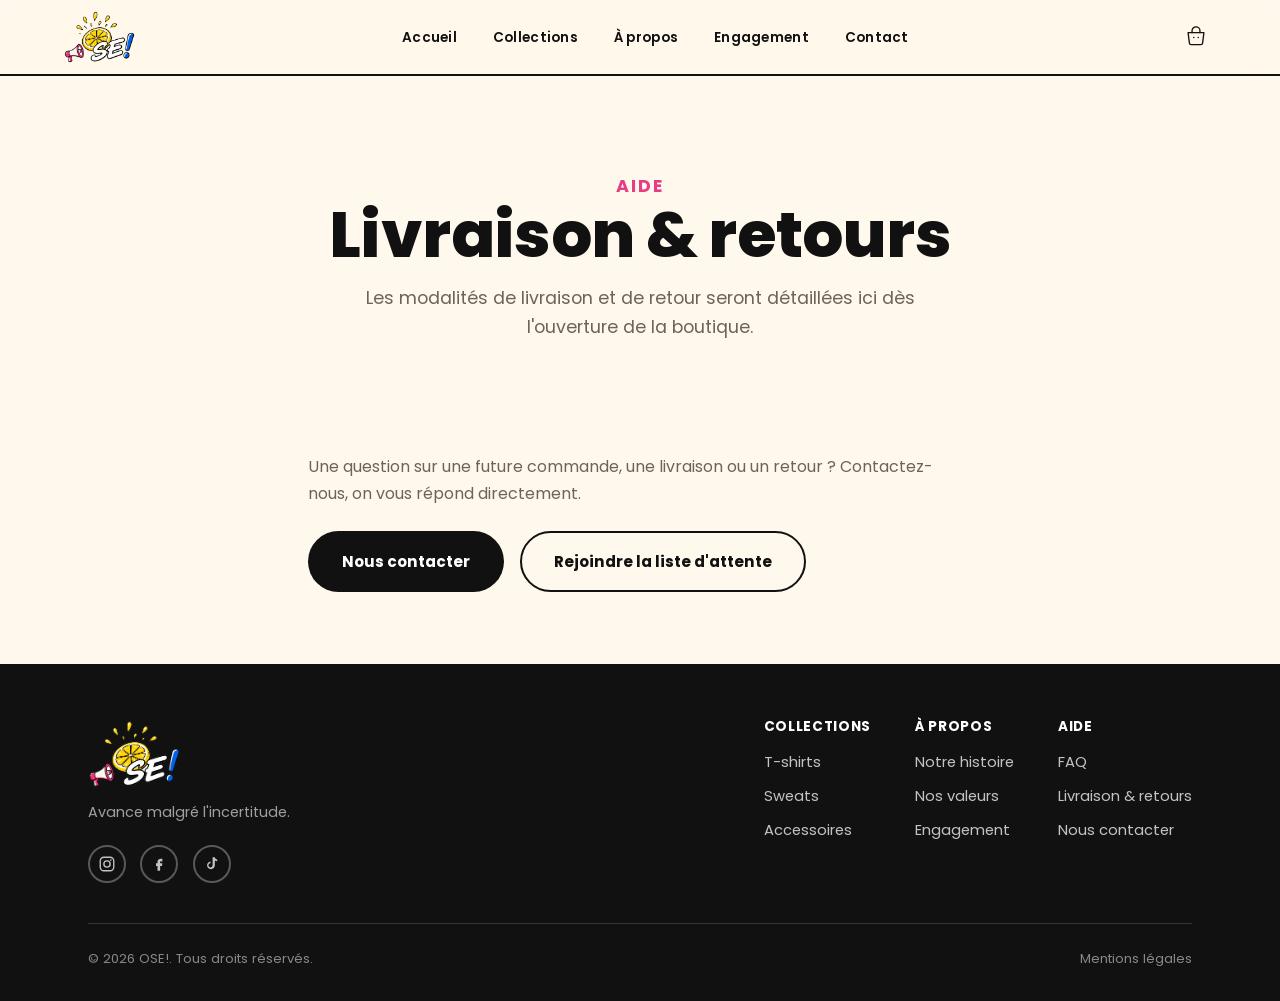
<file: livraison-retours/index.html>
<!DOCTYPE html>
<html lang="fr">
<head>
<meta charset="UTF-8" />
<meta name="viewport" content="width=device-width, initial-scale=1.0" />
<title>Livraison & retours — OSE!</title>
<meta name="description" content="Informations de livraison et de retours OSE!, disponibles à l'ouverture de la boutique." />
<meta property="og:type" content="website" />
<meta property="og:url" content="https://ose-clothing.fr/livraison-retours/" />
<meta property="og:title" content="Livraison & retours — OSE!" />
<meta property="og:description" content="Informations de livraison et de retours OSE!, disponibles à l'ouverture de la boutique." />
<meta property="og:image" content="https://ose-clothing.fr/assets/img/og-image.jpg" />
<meta name="twitter:card" content="summary_large_image" />
<link rel="canonical" href="https://ose-clothing.fr/livraison-retours/" />
<link rel="icon" type="image/png" sizes="32x32" href="/favicon-32.png" />
<link rel="apple-touch-icon" href="/apple-touch-icon.png" />
<link rel="stylesheet" href="/style.css" />
</head>
<body>

<header id="navbar">
  <a href="/" class="logo-lockup" aria-label="OSE! — accueil">
    <picture>
      <source srcset="/assets/img/logo.webp" type="image/webp" />
      <img src="/assets/img/logo.png" alt="OSE!" class="logo-img" width="900" height="661" />
    </picture>
  </a>
  <nav>
    <ul class="nav-links" id="navLinks">
      <li><a href="/">Accueil</a></li>
      <li><a href="/#collections">Collections</a></li>
      <li><a href="/a-propos/">À propos</a></li>
      <li><a href="/engagement/">Engagement</a></li>
      <li><a href="/contact/">Contact</a></li>
    </ul>
  </nav>
  <div class="nav-actions">
    <a href="/#achat" class="cart-btn" aria-label="Voir la boutique">
      <svg><use href="/assets/icons.svg#icon-cart"/></svg>
    </a>
    <button class="nav-toggle" id="navToggle" aria-label="Menu">
      <span></span><span></span><span></span>
    </button>
  </div>
</header>

<section class="page-hero">
  <div class="container">
    <p class="eyebrow center">Aide</p>
    <h1>Livraison &amp; retours</h1>
    <p>Les modalités de livraison et de retour seront détaillées ici dès l'ouverture de la boutique.</p>
  </div>
</section>

<section class="content-section">
  <div class="container" style="max-width: 760px;">
    <p style="margin-bottom: 1rem;">Une question sur une future commande, une livraison ou un retour ? Contactez-nous, on vous répond directement.</p>
    <p style="margin-top: 1.5rem; display: flex; gap: 1rem; flex-wrap: wrap;">
      <a href="/contact/" class="btn btn-primary">Nous contacter</a>
      <a href="/#liste-attente" class="btn btn-outline">Rejoindre la liste d'attente</a>
    </p>
  </div>
</section>

<footer class="footer">
  <div class="container">
    <div class="footer-top">
      <div>
        <a href="/" class="logo-lockup">
          <picture>
            <source srcset="/assets/img/logo.webp" type="image/webp" />
            <img src="/assets/img/logo.png" alt="OSE!" class="logo-img logo-img-footer" width="900" height="661" />
          </picture>
        </a>
        <p class="footer-baseline">Avance malgré l'incertitude.</p>
        <div class="footer-social">
          <a href="https://instagram.com/" aria-label="Instagram" target="_blank" rel="noopener"><svg><use href="/assets/icons.svg#icon-instagram"/></svg></a>
          <a href="https://facebook.com/" aria-label="Facebook" target="_blank" rel="noopener"><svg><use href="/assets/icons.svg#icon-facebook"/></svg></a>
          <a href="https://tiktok.com/" aria-label="TikTok" target="_blank" rel="noopener"><svg><use href="/assets/icons.svg#icon-tiktok"/></svg></a>
        </div>
      </div>
      <div class="footer-cols">
        <div class="footer-col">
          <h4>Collections</h4>
          <ul>
            <li><a href="/#collections">T-shirts</a></li>
            <li><a href="/#collections">Sweats</a></li>
            <li><a href="/#collections">Accessoires</a></li>
          </ul>
        </div>
        <div class="footer-col">
          <h4>À propos</h4>
          <ul>
            <li><a href="/a-propos/#histoire">Notre histoire</a></li>
            <li><a href="/a-propos/#valeurs">Nos valeurs</a></li>
            <li><a href="/engagement/">Engagement</a></li>
          </ul>
        </div>
        <div class="footer-col">
          <h4>Aide</h4>
          <ul>
            <li><a href="/faq/">FAQ</a></li>
            <li><a href="/livraison-retours/">Livraison &amp; retours</a></li>
            <li><a href="/contact/">Nous contacter</a></li>
          </ul>
        </div>
      </div>
    </div>
    <div class="footer-bottom">
      <span>© <span id="year"></span> OSE!. Tous droits réservés.</span>
      <a href="/mentions-legales/">Mentions légales</a>
    </div>
  </div>
</footer>

<script src="/script.js"></script>
</body>
</html>
</file>
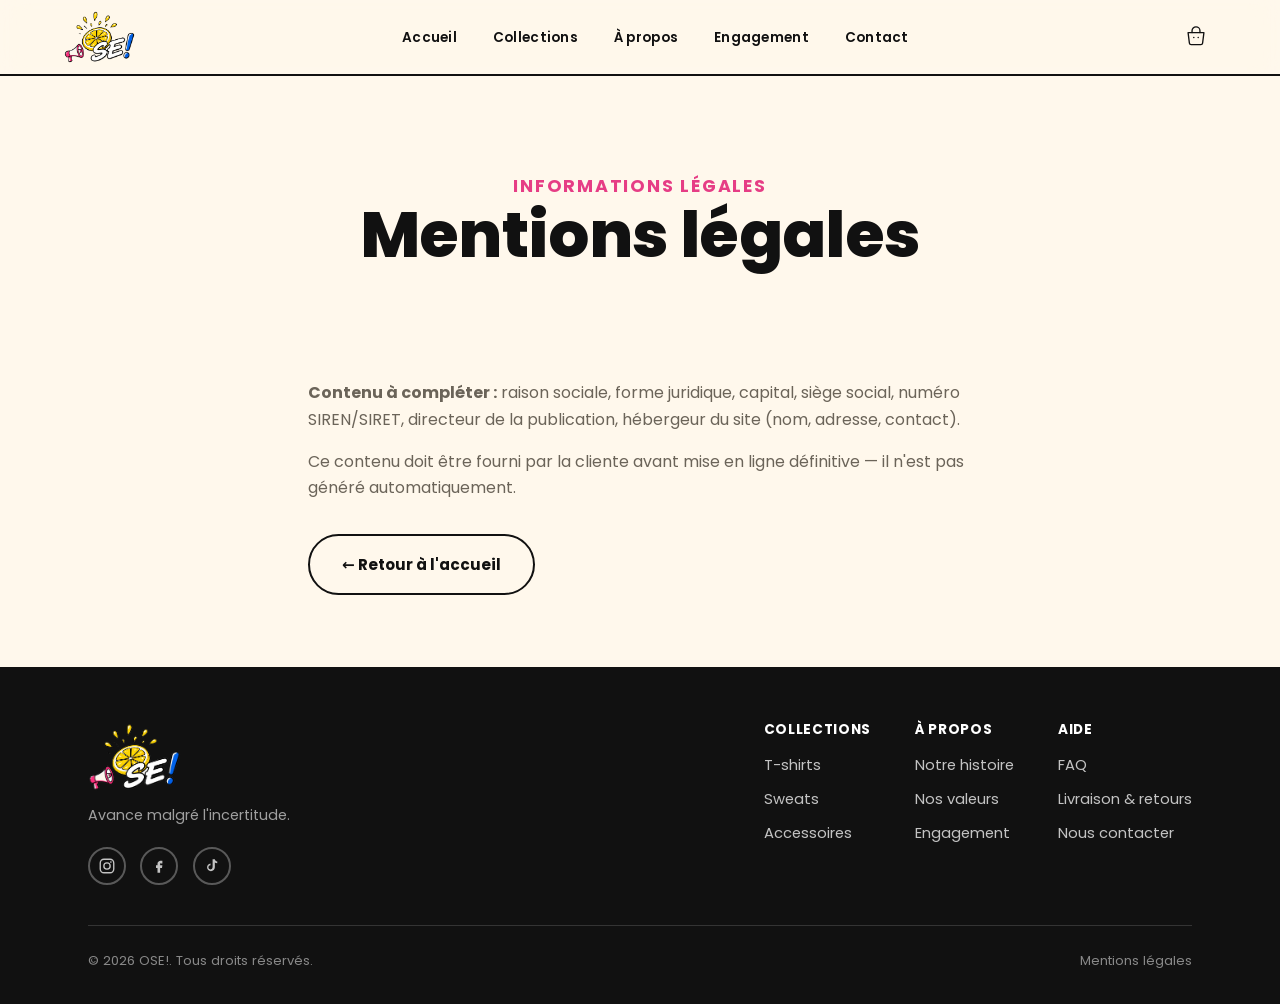
<file: mentions-legales/index.html>
<!DOCTYPE html>
<html lang="fr">
<head>
<meta charset="UTF-8" />
<meta name="viewport" content="width=device-width, initial-scale=1.0" />
<title>Mentions légales — OSE!</title>
<meta name="description" content="Mentions légales du site OSE!." />
<meta name="robots" content="noindex" />
<link rel="canonical" href="https://ose-clothing.fr/mentions-legales/" />
<link rel="icon" type="image/png" sizes="32x32" href="/favicon-32.png" />
<link rel="apple-touch-icon" href="/apple-touch-icon.png" />
<link rel="stylesheet" href="/style.css" />
</head>
<body>

<header id="navbar">
  <a href="/" class="logo-lockup" aria-label="OSE! — accueil">
    <picture>
      <source srcset="/assets/img/logo.webp" type="image/webp" />
      <img src="/assets/img/logo.png" alt="OSE!" class="logo-img" width="900" height="661" />
    </picture>
  </a>
  <nav>
    <ul class="nav-links" id="navLinks">
      <li><a href="/">Accueil</a></li>
      <li><a href="/#collections">Collections</a></li>
      <li><a href="/a-propos/">À propos</a></li>
      <li><a href="/engagement/">Engagement</a></li>
      <li><a href="/contact/">Contact</a></li>
    </ul>
  </nav>
  <div class="nav-actions">
    <a href="/#achat" class="cart-btn" aria-label="Voir la boutique">
      <svg><use href="/assets/icons.svg#icon-cart"/></svg>
    </a>
    <button class="nav-toggle" id="navToggle" aria-label="Menu">
      <span></span><span></span><span></span>
    </button>
  </div>
</header>

<section class="page-hero">
  <div class="container">
    <p class="eyebrow center">Informations légales</p>
    <h1>Mentions légales</h1>
  </div>
</section>

<section class="content-section">
  <div class="container" style="max-width: 760px;">
    <p style="margin-bottom: 1rem;">
      <strong>Contenu à compléter :</strong> raison sociale, forme juridique, capital,
      siège social, numéro SIREN/SIRET, directeur de la publication, hébergeur du site
      (nom, adresse, contact).
    </p>
    <p>Ce contenu doit être fourni par la cliente avant mise en ligne définitive — il n'est pas généré automatiquement.</p>
    <p style="margin-top: 2rem;"><a href="/" class="btn btn-outline">← Retour à l'accueil</a></p>
  </div>
</section>

<footer class="footer">
  <div class="container">
    <div class="footer-top">
      <div>
        <a href="/" class="logo-lockup">
          <picture>
            <source srcset="/assets/img/logo.webp" type="image/webp" />
            <img src="/assets/img/logo.png" alt="OSE!" class="logo-img logo-img-footer" width="900" height="661" />
          </picture>
        </a>
        <p class="footer-baseline">Avance malgré l'incertitude.</p>
        <div class="footer-social">
          <a href="https://instagram.com/" aria-label="Instagram" target="_blank" rel="noopener"><svg><use href="/assets/icons.svg#icon-instagram"/></svg></a>
          <a href="https://facebook.com/" aria-label="Facebook" target="_blank" rel="noopener"><svg><use href="/assets/icons.svg#icon-facebook"/></svg></a>
          <a href="https://tiktok.com/" aria-label="TikTok" target="_blank" rel="noopener"><svg><use href="/assets/icons.svg#icon-tiktok"/></svg></a>
        </div>
      </div>
      <div class="footer-cols">
        <div class="footer-col">
          <h4>Collections</h4>
          <ul>
            <li><a href="/#collections">T-shirts</a></li>
            <li><a href="/#collections">Sweats</a></li>
            <li><a href="/#collections">Accessoires</a></li>
          </ul>
        </div>
        <div class="footer-col">
          <h4>À propos</h4>
          <ul>
            <li><a href="/a-propos/#histoire">Notre histoire</a></li>
            <li><a href="/a-propos/#valeurs">Nos valeurs</a></li>
            <li><a href="/engagement/">Engagement</a></li>
          </ul>
        </div>
        <div class="footer-col">
          <h4>Aide</h4>
          <ul>
            <li><a href="/faq/">FAQ</a></li>
            <li><a href="/livraison-retours/">Livraison &amp; retours</a></li>
            <li><a href="/contact/">Nous contacter</a></li>
          </ul>
        </div>
      </div>
    </div>
    <div class="footer-bottom">
      <span>© <span id="year"></span> OSE!. Tous droits réservés.</span>
      <a href="/mentions-legales/">Mentions légales</a>
    </div>
  </div>
</footer>

<script src="/script.js"></script>
</body>
</html>
</file>
<file: style.css>
/* ============================================================
   OSE — STYLES
   ============================================================ */

@import url('https://fonts.googleapis.com/css2?family=Poppins:wght@400;600;700;800&display=swap');

:root {
  --pink:        #FF4F9A;
  --pink-dark:   #E63D85;
  --yellow:      #FFD100;
  --yellow-dark: #E6BC00;
  --blue:        #0066FF;
  --blue-dark:   #0052CC;
  --blue-ose:    #009FE3; /* bleu de référence planche DA — éléments graphiques OSE (point d'exclamation, ondes) */
  --black:       #111111;
  --cream:       #FFF8EC;
  --cream-alt:   #FBEEDA;
  --white:       #FFFFFF;
  --gray:        #6B6459;

  --font-display: 'Poppins', system-ui, sans-serif;
  --font-body:    'Poppins', system-ui, sans-serif;

  --nav-h: 76px;
  --radius: 14px;
  --radius-pill: 100px;
  --transition: .25s cubic-bezier(.4,0,.2,1);
}

*, *::before, *::after { box-sizing: border-box; margin: 0; padding: 0; }
html { scroll-behavior: smooth; font-size: 16px; }
body {
  font-family: var(--font-body);
  font-weight: 400;
  background: var(--cream);
  color: var(--black);
  line-height: 1.65;
  overflow-x: hidden;
}
img, svg { max-width: 100%; height: auto; display: block; }
a { color: inherit; text-decoration: none; }
ul { list-style: none; }
button { font-family: inherit; }

.container {
  max-width: 1200px;
  margin: 0 auto;
  padding: 0 clamp(1.25rem, 5vw, 3rem);
}

h1, h2, h3, h4 {
  font-family: var(--font-display);
  font-weight: 800;
  line-height: 1.05;
  letter-spacing: -.01em;
}
h1 { font-size: clamp(3rem, 9vw, 6.5rem); }
h2 { font-size: clamp(2rem, 4.5vw, 3.2rem); }
h3 { font-size: clamp(1.3rem, 2.5vw, 1.7rem); }
p  { color: var(--gray); }
p.lead { font-size: 1.15rem; color: var(--black); max-width: 46ch; }
.muted { color: var(--gray); font-size: .9rem; }

.eyebrow {
  display: inline-flex;
  align-items: center;
  gap: .4rem;
  font-size: .8rem;
  font-weight: 700;
  letter-spacing: .1em;
  text-transform: uppercase;
  color: var(--pink-dark);
  margin-bottom: 1rem;
}
.center { text-align: center; }
h2.center { margin: 0 auto 1rem; }
.section-head { text-align: center; max-width: 620px; margin: 0 auto 3rem; }

/* ── SYSTÈME GRAPHIQUE OSE : traits de soulignement + accents ── */
.rule {
  display: block; width: 46px; height: 5px; border-radius: var(--radius-pill);
  margin: .6rem 0 1.1rem;
}
.center .rule, .rule.center { margin-left: auto; margin-right: auto; }
.rule-pink   { background: var(--pink); }
.rule-yellow { background: var(--yellow); }
.rule-blue   { background: var(--blue-ose); }
.rule-black  { background: var(--black); }

.dash {
  position: absolute;
  width: 34px; height: 9px;
  pointer-events: none;
}
.dash-pink   { color: var(--pink); }
.dash-yellow { color: var(--yellow); }
.dash-blue   { color: var(--blue-ose); }

.badge-row { display: flex; flex-wrap: wrap; gap: .5rem; margin-bottom: 1.25rem; }
.badge {
  display: inline-flex; align-items: center; gap: .4rem;
  font-size: .72rem; font-weight: 700; letter-spacing: .06em; text-transform: uppercase;
  padding: .4rem .85rem; border-radius: var(--radius-pill); border: 2px solid var(--black);
  background: var(--white);
}
.badge-pink   { background: var(--pink); color: var(--white); border-color: var(--black); }
.badge-yellow { background: var(--yellow); color: var(--black); border-color: var(--black); }
.badge-blue   { background: var(--blue-ose); color: var(--white); border-color: var(--black); }

/* ── Buttons ── */
.btn {
  display: inline-flex;
  align-items: center;
  gap: .55rem;
  padding: 1rem 2rem;
  border-radius: var(--radius-pill);
  font-family: var(--font-display);
  font-size: .95rem;
  font-weight: 700;
  cursor: pointer;
  border: 2px solid transparent;
  transition: transform var(--transition), background var(--transition), box-shadow var(--transition);
  white-space: nowrap;
}
.btn-primary { background: var(--black); color: var(--white); }
.btn-primary:hover { transform: translateY(-2px); box-shadow: 0 10px 24px rgba(17,17,17,.25); }
.btn-outline { color: var(--black); border-color: var(--black); background: transparent; }
.btn-outline:hover { background: var(--black); color: var(--white); }
.btn-pink { background: var(--pink); color: var(--white); }
.btn-pink:hover { background: var(--pink-dark); transform: translateY(-2px); }

/* ── NAVBAR ── */
#navbar {
  position: sticky; top: 0; left: 0; right: 0; height: var(--nav-h);
  display: flex; align-items: center; justify-content: space-between;
  padding: 0 5%; z-index: 1000;
  background: rgba(255,248,236,.88);
  backdrop-filter: blur(14px) saturate(160%);
  -webkit-backdrop-filter: blur(14px) saturate(160%);
  border-bottom: 2px solid var(--black);
}
.logo-lockup { display: flex; align-items: center; }
.logo-img { height: 52px; width: auto; }
.logo-img-footer { height: 68px; }
@media (max-width: 480px) {
  .logo-img { height: 42px; }
}

.nav-links { display: flex; gap: 2.25rem; }
.nav-links a {
  font-size: .85rem; font-weight: 600; letter-spacing: .02em;
  position: relative; padding: .25rem 0;
}
.nav-links a::after {
  content: ''; position: absolute; bottom: -4px; left: 0; width: 0; height: 3px;
  background: var(--pink); border-radius: 2px; transition: width var(--transition);
}
.nav-links a:hover::after,
.nav-links a.active::after { width: 100%; }

.nav-actions { display: flex; align-items: center; gap: 1.1rem; }
.cart-btn {
  display: flex; align-items: center; justify-content: center;
  width: 40px; height: 40px; border-radius: 50%;
  transition: background var(--transition), transform var(--transition);
}
.cart-btn svg { width: 22px; height: 22px; }
.cart-btn:hover { background: rgba(17,17,17,.06); transform: translateY(-1px); }

.nav-toggle {
  display: none; flex-direction: column; gap: 5px; background: none; border: none; cursor: pointer; padding: 8px;
}
.nav-toggle span { display: block; width: 24px; height: 3px; border-radius: 2px; background: var(--black); }

@media (max-width: 820px) {
  .nav-links {
    display: none; position: fixed; top: var(--nav-h); left: 0; right: 0;
    flex-direction: column; gap: 0; background: var(--cream);
    border-bottom: 2px solid var(--black); padding: .5rem 0;
  }
  .nav-links.open { display: flex; }
  .nav-links a { display: block; padding: 1rem 6%; }
  .nav-toggle { display: flex; }
}

/* ── HERO ── */
.hero {
  background: var(--cream);
  padding: clamp(3rem, 8vw, 6rem) 0 clamp(2rem, 6vw, 4rem);
  position: relative;
  overflow: hidden;
}
.hero .container {
  position: relative;
  display: grid; grid-template-columns: 1.1fr 1fr; gap: 2rem; align-items: center;
}
.hero-content { position: relative; z-index: 3; }
.hero h1 { margin-bottom: .25rem; }
.hero h1 .dot { color: var(--pink); }
.hero .lead { margin-bottom: .5rem; font-size: 1.2rem; }
.hero-actions { margin-top: 1.75rem; display: flex; gap: 1rem; flex-wrap: wrap; }

.hero-visual {
  position: relative; display: flex; align-items: center; justify-content: flex-end;
  min-height: 320px; z-index: 2;
}
.hero-visual .lemon-hero {
  width: min(420px, 92%);
  position: relative; z-index: 2;
  transform: rotate(8deg) translateX(12%);
  filter: drop-shadow(0 18px 30px rgba(17,17,17,.16));
}
.hero-visual .dash { z-index: 1; }
.hero-visual .dash-1 { top: 6%;  left: -4%;  transform: rotate(-35deg); }
.hero-visual .dash-2 { top: 46%; right: 4%;  transform: rotate(20deg); }
.hero-visual .dash-3 { bottom: 10%; left: 8%; transform: rotate(-10deg); }
.hero-visual .mini-drop { position: absolute; width: 38px; z-index: 1; opacity: .9; }
.hero-visual .mini-drop-1 { top: 2%;   right: 18%; transform: rotate(-15deg); }
.hero-visual .mini-drop-2 { bottom: 4%; right: -2%; width: 30px; transform: rotate(40deg); }

@media (max-width: 900px) {
  .hero .container { grid-template-columns: 1fr; text-align: center; }
  .hero .lead { margin-left: auto; margin-right: auto; }
  .hero-actions { justify-content: center; }
  .hero-visual { order: -1; min-height: 260px; justify-content: center; }
  .hero-visual .lemon-hero { transform: rotate(6deg); }
}

/* ── COLLECTIONS (aperçu produits) ── */
.collections { padding: clamp(4rem, 8vw, 6.5rem) 0; background: var(--white); border-top: 2px solid var(--black); border-bottom: 2px solid var(--black); scroll-margin-top: var(--nav-h); }
.product-grid {
  display: grid; grid-template-columns: repeat(3, 1fr); gap: 1.75rem; margin-bottom: 2.5rem;
}
.product-card {
  background: var(--cream);
  border: 2px solid var(--black);
  border-radius: var(--radius);
  padding: 2rem 1.5rem 1.5rem;
  text-align: center;
  transition: transform var(--transition);
}
.product-card:hover { transform: translateY(-6px); }
.product-card.tint-pink   { background: #FFEAF4; }
.product-card.tint-yellow { background: #FFF6D8; }
.product-card.tint-blue   { background: #E4F5FF; }
.product-card .product-icon { width: 96px; height: 96px; margin: 0 auto 1.25rem; }
.product-card h3 { margin-bottom: .35rem; }
.product-card .tag {
  display: inline-block; margin-top: .75rem;
  font-size: .75rem; font-weight: 700; letter-spacing: .06em; text-transform: uppercase;
  color: var(--blue-ose); background: rgba(0,159,227,.12); padding: .3rem .7rem; border-radius: var(--radius-pill);
}
@media (max-width: 760px) {
  .product-grid { grid-template-columns: 1fr; }
}
.collections-cta { text-align: center; }

/* ── SECTION ACHAT (Shopify) ──
   Tant qu'aucun code Shopify n'a été collé dans #shopify-buy-button, la section
   entière reste masquée : aucun contenu de développement ne doit être visible
   par les visiteurs. Dès qu'un code Shopify (Buy Button) est collé dedans, la
   section réapparaît automatiquement avec les produits. */
.achat { padding: clamp(4rem, 8vw, 6.5rem) 0; background: var(--cream-alt); scroll-margin-top: var(--nav-h); border-bottom: 2px solid var(--black); }
.achat:has(#shopify-buy-button:empty) { display: none; }
.shopify-buy-button { min-height: 200px; }
/* Le code Shopify collé ici (Buy Button) injecte ses propres cartes produit */
.shopify-buy-frame--product { border-radius: var(--radius) !important; }

/* ── POURQUOI LE CITRON ── */
.why-lemon { padding: clamp(4rem, 9vw, 7rem) 0; background: var(--white); border-bottom: 2px solid var(--black); }
.why-lemon-grid { display: grid; grid-template-columns: .9fr 1.1fr; gap: 3rem; align-items: center; }
.why-lemon-visual img { width: min(420px, 100%); margin: 0 auto; }
.why-lemon-content .lead { margin: .5rem 0 1.25rem; }
@media (max-width: 900px) {
  .why-lemon-grid { grid-template-columns: 1fr; text-align: center; }
  .why-lemon-content .lead { margin-left: auto; margin-right: auto; }
}

/* ── EMAIL CAPTURE (newsletter / liste d'attente) ── */
.waitlist, .newsletter { padding: clamp(3rem, 7vw, 5rem) 0; background: var(--cream-alt); scroll-margin-top: var(--nav-h); }
.waitlist-box, .newsletter-box {
  max-width: 620px; margin: 0 auto; text-align: center;
  background: var(--white); border: 2px solid var(--black); border-radius: var(--radius);
  padding: clamp(2rem, 5vw, 3rem);
}
.waitlist-box .megaphone-icon, .newsletter-box .megaphone-icon { width: 52px; height: 52px; margin: 0 auto 1rem; }
.waitlist-box h3, .newsletter-box h3 { margin-bottom: .5rem; }
.waitlist-box p, .newsletter-box p { margin-bottom: 1.75rem; }
.waitlist-form, .newsletter-form {
  display: flex; gap: .75rem; flex-wrap: wrap; justify-content: center;
}
.waitlist-form input[type="email"], .newsletter-form input[type="email"] {
  flex: 1; min-width: 220px; padding: 1rem 1.25rem; border-radius: var(--radius-pill);
  border: 2px solid var(--black); font-family: inherit; font-size: .95rem; background: var(--cream);
}
.waitlist-form input[type="email"]:focus, .newsletter-form input[type="email"]:focus { outline: 3px solid var(--blue); outline-offset: 2px; }
.form-note { margin-top: 1rem; font-size: .88rem; font-weight: 600; color: var(--pink-dark); min-height: 1.2em; }
.form-hp { position: absolute; left: -9999px; width: 1px; height: 1px; overflow: hidden; }

/* ── ENGAGEMENT / MANIFESTO BLOCK ── */
.engagement-block, .manifesto {
  position: relative;
  padding: clamp(5rem, 12vw, 9rem) 0;
  background:
    radial-gradient(circle at 15% 20%, rgba(255,209,0,.32), transparent 45%),
    radial-gradient(circle at 85% 78%, rgba(255,79,154,.32), transparent 45%),
    radial-gradient(circle at 55% 100%, rgba(0,159,227,.28), transparent 50%),
    linear-gradient(135deg, #17140F, var(--black));
  color: var(--white);
  text-align: center;
  overflow: hidden;
}
.engagement-block .container, .manifesto .container { position: relative; z-index: 2; max-width: 720px; }
.engagement-block h2, .manifesto h2 { color: var(--white); margin-bottom: 2rem; }
.engagement-block .exclaim { color: var(--blue); }
.manifesto-text { color: rgba(255,255,255,.82); font-size: 1.1rem; margin-bottom: 2.25rem; }

/* ── VALEURS (page d'accueil, 4 colonnes) ── */
.values { padding: clamp(4rem, 8vw, 6.5rem) 0; background: var(--white); border-bottom: 2px solid var(--black); }
.values .values-grid { grid-template-columns: repeat(4, 1fr); }
@media (max-width: 980px) { .values .values-grid { grid-template-columns: repeat(2, 1fr); } }
@media (max-width: 560px) { .values .values-grid { grid-template-columns: 1fr; } }

/* ── GENERIC PAGE HERO (sous-pages) ── */
.page-hero { padding: clamp(3rem, 7vw, 5rem) 0 2.5rem; background: var(--cream); text-align: center; }
.page-hero h1 { font-size: clamp(2.4rem, 6vw, 4rem); }
.page-hero p { max-width: 56ch; margin: 1rem auto 0; font-size: 1.1rem; }

.content-section { padding: clamp(2.5rem, 6vw, 4.5rem) 0; scroll-margin-top: var(--nav-h); }
.content-section + .content-section { border-top: 2px solid var(--black); }
.content-grid { display: grid; grid-template-columns: 1fr 1fr; gap: 3rem; align-items: center; }
.content-grid .visual {
  aspect-ratio: 4/5; border-radius: var(--radius); border: 2px solid var(--black);
  background: radial-gradient(circle at 30% 30%, var(--yellow), var(--cream-alt) 70%);
  display: flex; align-items: center; justify-content: center;
}
.content-grid .visual svg { width: 55%; }
.content-section p + p { margin-top: 1rem; }
@media (max-width: 820px) {
  .content-grid { grid-template-columns: 1fr; }
}

.values-grid { display: grid; grid-template-columns: repeat(3, 1fr); gap: 1.5rem; margin-top: 2.5rem; }
.value-card { border: 2px solid var(--black); border-radius: var(--radius); padding: 1.75rem; background: var(--white); border-top-width: 6px; }
.value-card.value-pink   { border-top-color: var(--pink); }
.value-card.value-blue   { border-top-color: var(--blue-ose); }
.value-card.value-yellow { border-top-color: var(--yellow); }
.value-card.value-black  { border-top-color: var(--black); }
.value-card .icon { width: 44px; height: 44px; margin-bottom: 1rem; }
.value-card h3 { margin-bottom: .5rem; font-size: 1.15rem; }
@media (max-width: 760px) { .values-grid { grid-template-columns: 1fr; } }

/* ── CONTACT FORM ── */
.contact-form { max-width: 560px; margin: 0 auto; display: flex; flex-direction: column; gap: 1.1rem; }
.field label { display: block; font-weight: 600; font-size: .9rem; margin-bottom: .4rem; }
.field input, .field textarea {
  width: 100%; padding: .85rem 1.1rem; border-radius: 10px; border: 2px solid var(--black);
  font-family: inherit; font-size: .95rem; background: var(--white);
}
.field textarea { resize: vertical; min-height: 130px; }
.field input:focus, .field textarea:focus { outline: 3px solid var(--blue); outline-offset: 1px; }
.contact-form .btn { align-self: flex-start; }
.contact-alt { margin-top: 2.5rem; text-align: center; }
.contact-alt a { font-weight: 700; color: var(--blue); }

/* ── FOOTER ── */
.footer { background: var(--black); color: rgba(255,255,255,.75); padding: 3.5rem 0 2rem; }
.footer-top { display: flex; flex-wrap: wrap; justify-content: space-between; gap: 2.5rem; margin-bottom: 2.5rem; }
.footer-baseline { margin-top: .8rem; font-size: .9rem; color: rgba(255,255,255,.6); max-width: 26ch; }
.footer-cols { display: flex; gap: 2.75rem; flex-wrap: wrap; }
.footer-col h4 { font-family: var(--font-body); font-weight: 700; font-size: .85rem; letter-spacing: .05em; text-transform: uppercase; color: var(--white); margin-bottom: 1rem; }
.footer-col ul li { margin-bottom: .6rem; font-size: .92rem; }
.footer-col ul a:hover { color: var(--yellow); }
.footer-social { display: flex; gap: .9rem; margin-top: 1.25rem; }
.footer-social a {
  width: 38px; height: 38px; border-radius: 50%; border: 2px solid rgba(255,255,255,.3);
  display: flex; align-items: center; justify-content: center; transition: border-color var(--transition), background var(--transition);
}
.footer-social a:hover { border-color: var(--pink); background: rgba(255,79,154,.15); }
.footer-social svg { width: 18px; height: 18px; }
.footer-bottom {
  display: flex; flex-wrap: wrap; gap: 1rem; justify-content: space-between; align-items: center;
  border-top: 1px solid rgba(255,255,255,.15); padding-top: 1.5rem; font-size: .82rem; color: rgba(255,255,255,.5);
}
.footer-bottom a:hover { color: var(--white); }
</file>
